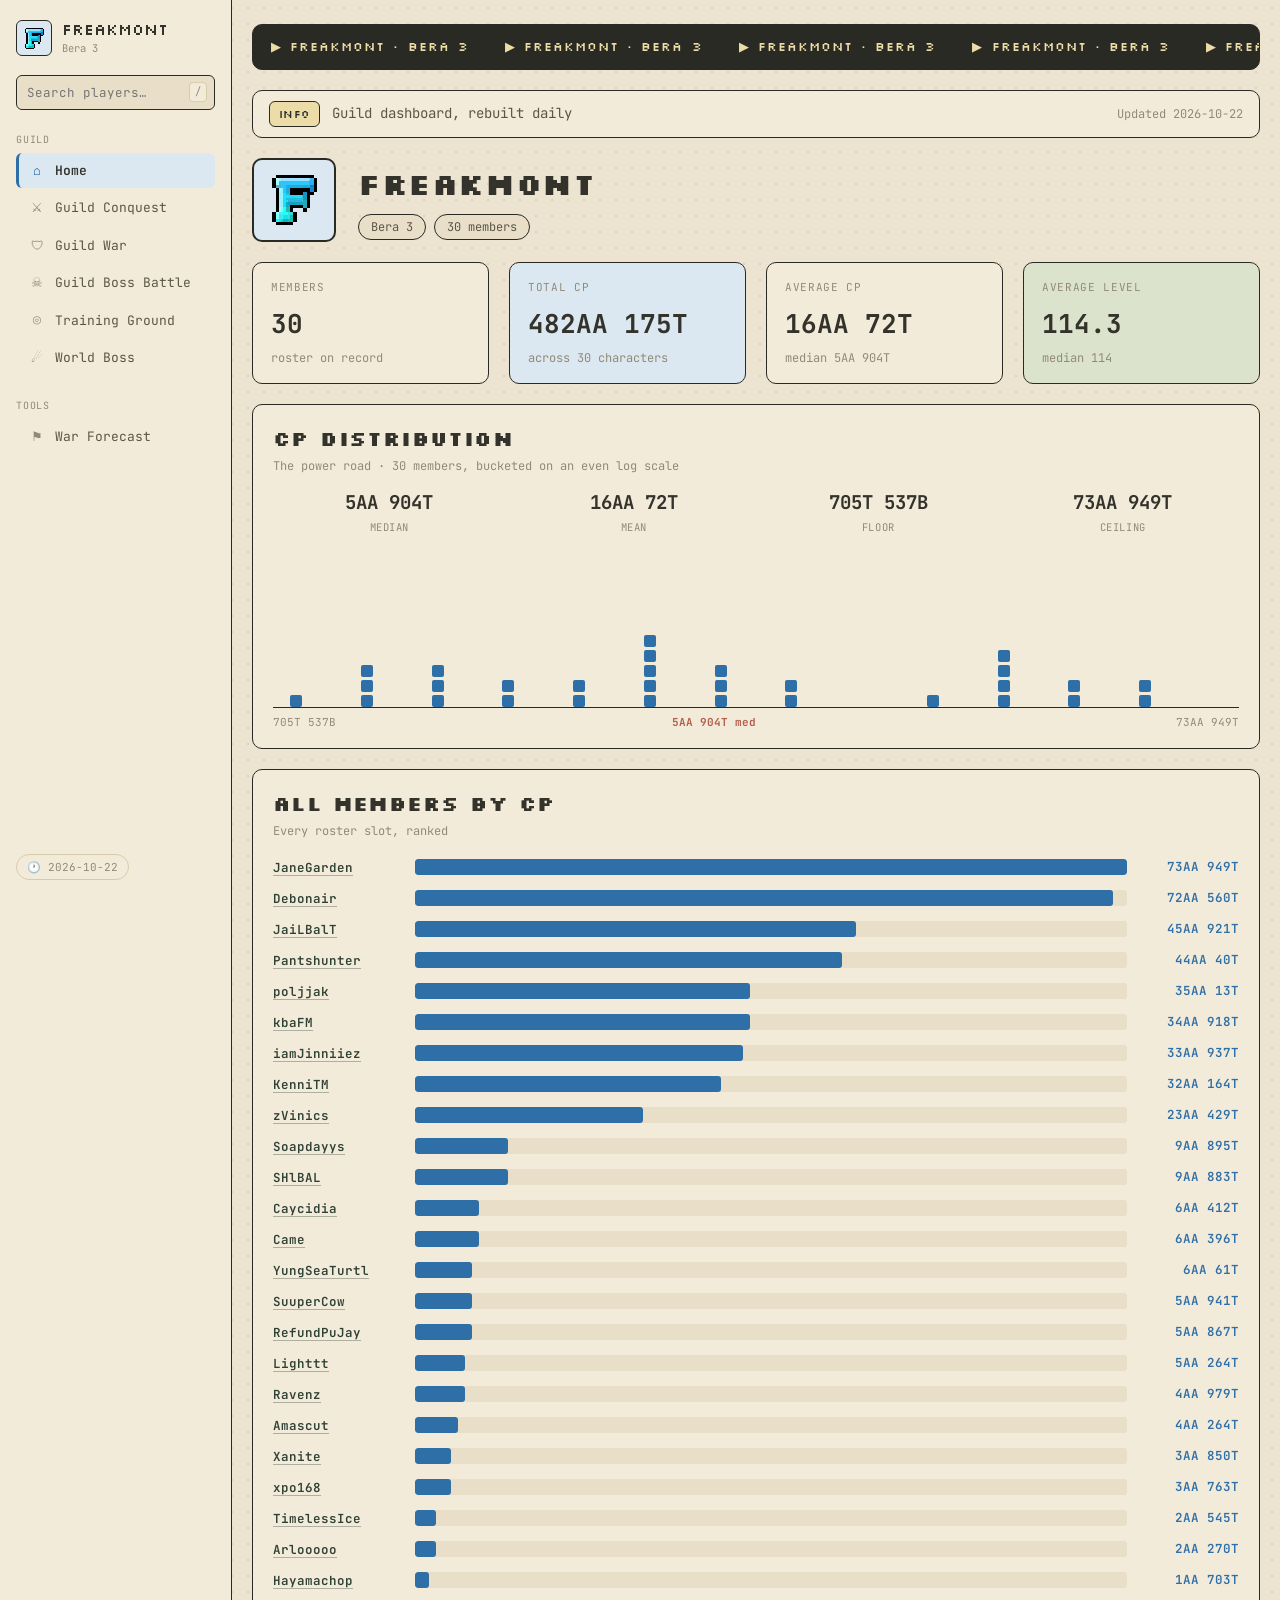
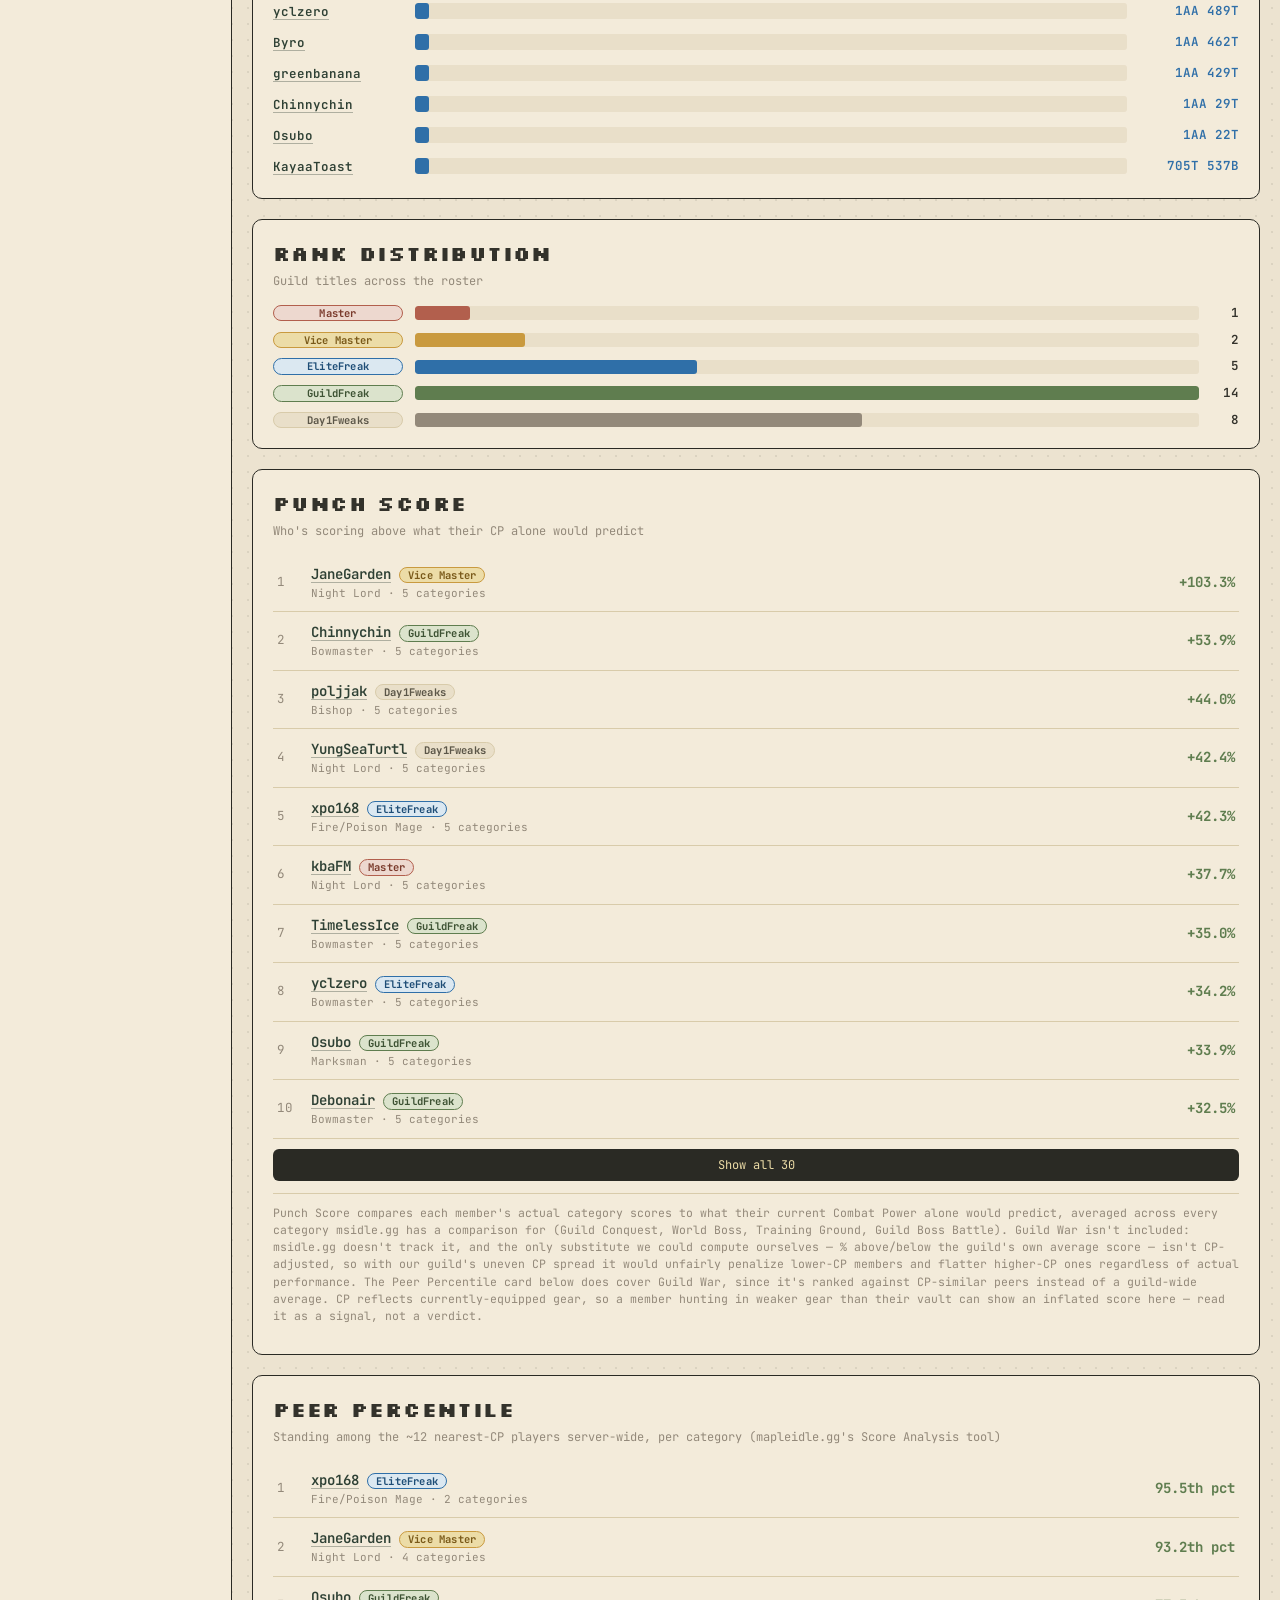
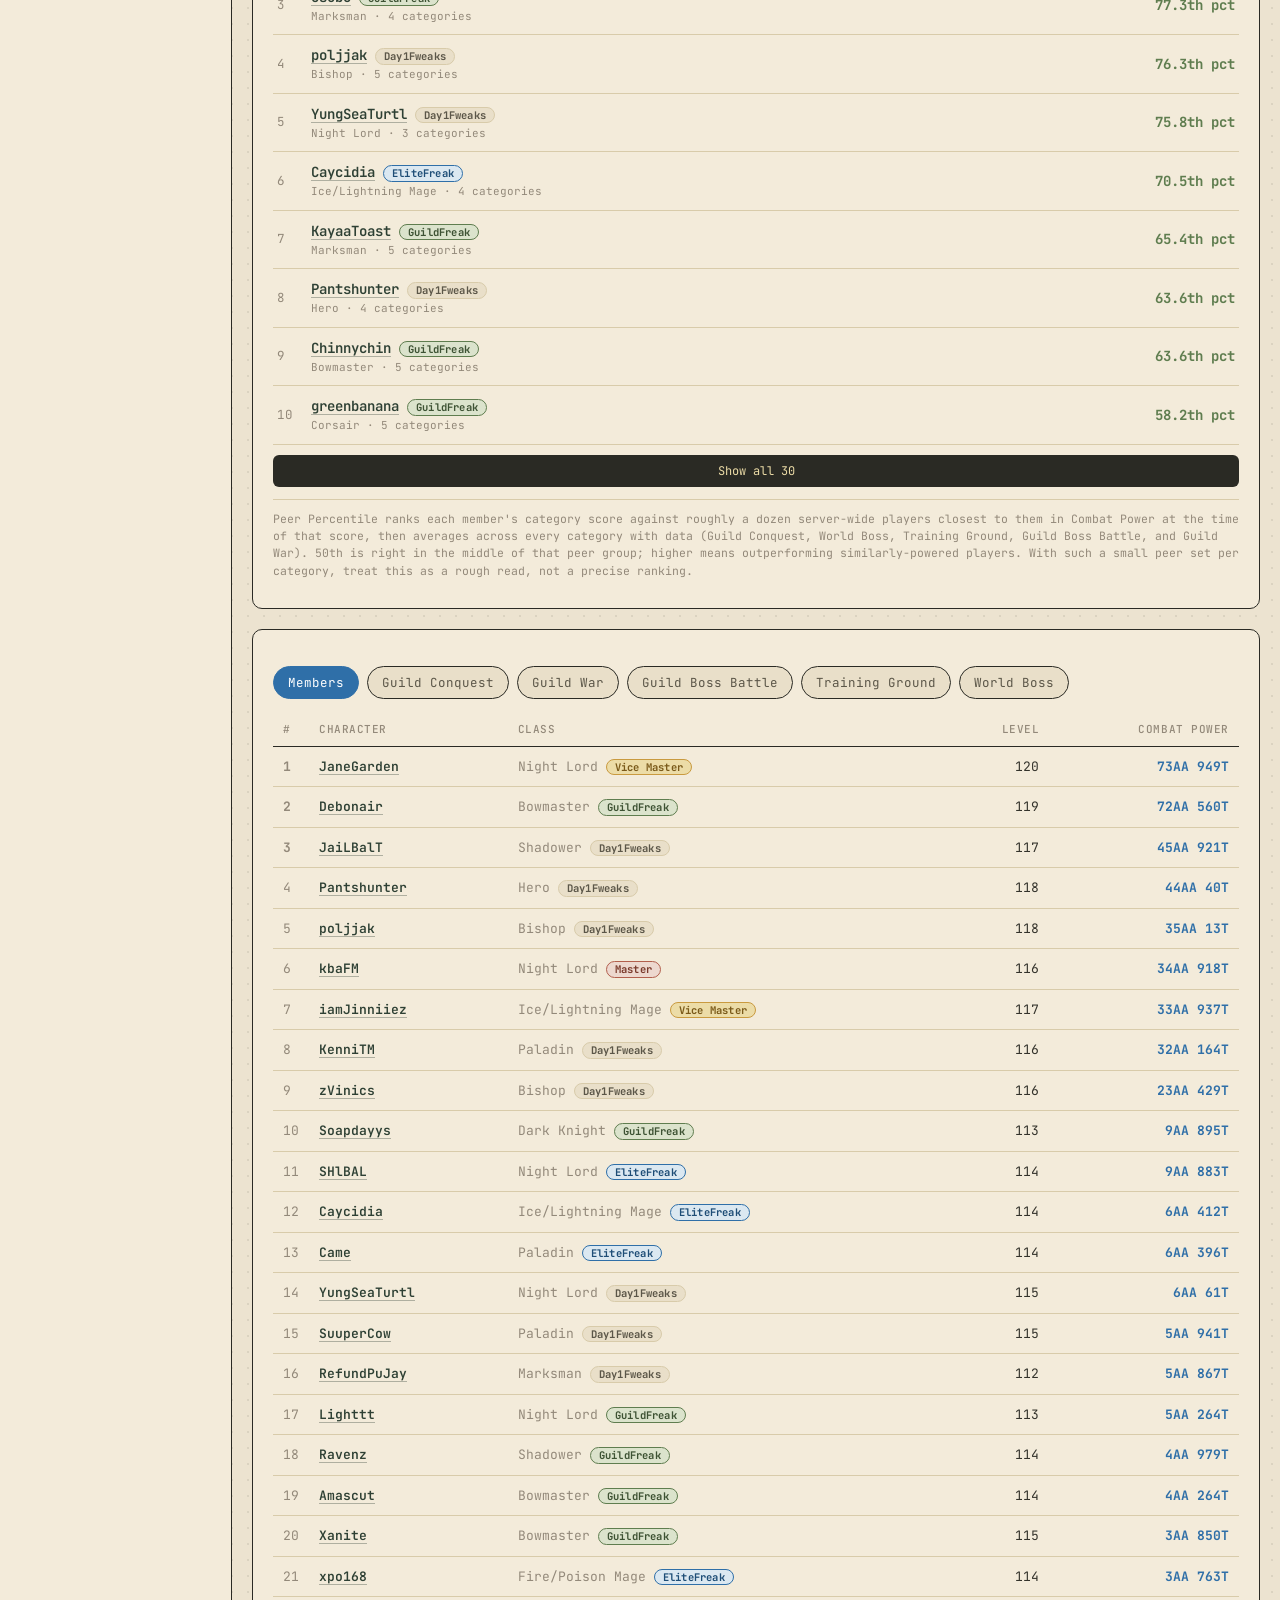
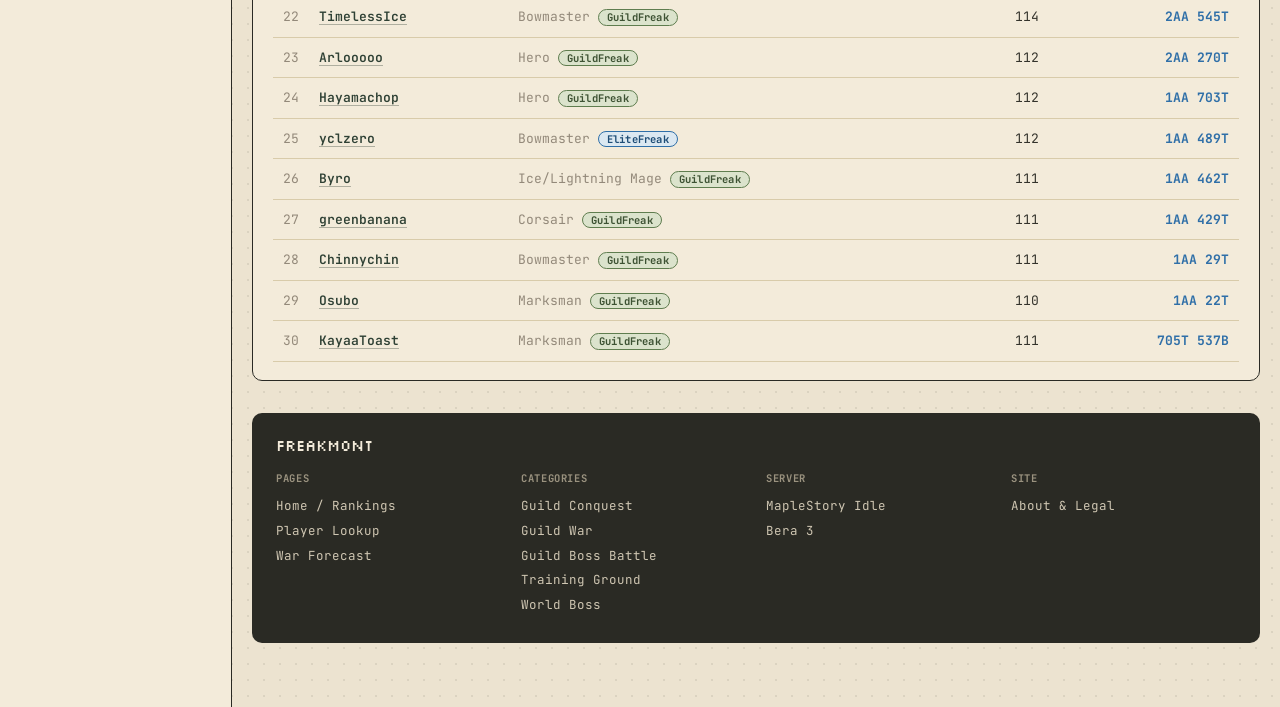
<file: index.html>
<!doctype html>
<html lang="en">
<head>
<meta charset="utf-8" />
<meta name="viewport" content="width=device-width, initial-scale=1" />
<title>Freakmont — Guild Dashboard</title>
<link rel="icon" type="image/png" href="assets/favicon-32.png" sizes="32x32" />
<link rel="apple-touch-icon" href="assets/favicon-180.png" />
<meta name="description" content="Live Combat Power, Guild War, and event standings for the Freakmont guild (Bera 3) in MapleStory Idle." />
<meta property="og:title" content="Freakmont HQ — Guild Rankings" />
<meta property="og:description" content="Live Combat Power, Guild War, and event standings for the Freakmont guild (Bera 3) in MapleStory Idle." />
<meta property="og:type" content="website" />
<meta property="og:image" content="assets/gw-icon.png" />
<meta name="twitter:card" content="summary" />
<meta name="theme-color" content="#b25f4d" />
<link rel="stylesheet" href="styles.css?v=20260827" />
</head>
<body>
<div class="layout">

  <button class="nav-toggle" id="nav-toggle" aria-label="Toggle navigation">
    <span class="bars"><span></span><span></span><span></span></span>
    Menu
  </button>

  <aside class="sidebar" id="sidebar">
   <div class="sidebar-inner">
    <div class="sidebar-brand">
      <div class="crest-mini" id="crest-mini">
        <img src="assets/guild-logo.png" alt="" id="crest-mini-img"
             onload="document.getElementById('crest-mini').classList.add('has-logo')"
             onerror="this.remove()" />
        <span class="crest-fallback">F</span>
      </div>
      <div>
        <div class="name">FREAKMONT</div>
        <div class="tag">Bera 3</div>
      </div>
    </div>

    <div class="sidebar-search">
      <input type="text" id="sidebar-search" placeholder="Search players…" autocomplete="off" />
      <kbd>/</kbd>
      <div class="search-dropdown" id="sidebar-search-dropdown"></div>
    </div>

    <div>
      <div class="nav-label">Guild</div>
      <nav class="nav-list">
        <a class="nav-item active" href="index.html" data-tab-link="members"><span class="ico">⌂</span> Home</a>
        <a class="nav-item" href="index.html#conquest" data-jump="conquest" data-tab-link="conquest"><span class="ico">⚔</span> Guild Conquest</a>
        <a class="nav-item" href="index.html#guildwar" data-jump="guildwar" data-tab-link="guildwar"><span class="ico">🛡</span> Guild War</a>
        <a class="nav-item" href="index.html#bossbattle" data-jump="bossbattle" data-tab-link="bossbattle"><span class="ico">☠</span> Guild Boss Battle</a>
        <a class="nav-item" href="index.html#training" data-jump="training" data-tab-link="training"><span class="ico">◎</span> Training Ground</a>
        <a class="nav-item" href="index.html#worldboss" data-jump="worldboss" data-tab-link="worldboss"><span class="ico">☄︎</span> World Boss</a>
      </nav>
    </div>

    <div>
      <div class="nav-label">Tools</div>
      <nav class="nav-list">
        <a class="nav-item" href="gw-forecast.html" data-tab-link="gwforecast"><span class="ico">⚑</span> War Forecast</a>
      </nav>
    </div>

    <div class="sidebar-spacer"></div>

    <div class="sidebar-foot" id="sidebar-updated">🕐 —</div>
   </div>
  </aside>

  <div class="sidebar-overlay" id="sidebar-overlay"></div>

  <div class="main">
  <div class="wrap">

  <div class="ticker" aria-hidden="true">
    <div class="ticker-track">
      <span>▶ FREAKMONT · Bera 3</span>
      <span>▶ FREAKMONT · Bera 3</span>
      <span>▶ FREAKMONT · Bera 3</span>
      <span>▶ FREAKMONT · Bera 3</span>
      <span>▶ FREAKMONT · Bera 3</span>
      <span>▶ FREAKMONT · Bera 3</span>
      <span>▶ FREAKMONT · Bera 3</span>
      <span>▶ FREAKMONT · Bera 3</span>
      <!-- duplicated for a seamless loop -->
      <span>▶ FREAKMONT · Bera 3</span>
      <span>▶ FREAKMONT · Bera 3</span>
      <span>▶ FREAKMONT · Bera 3</span>
      <span>▶ FREAKMONT · Bera 3</span>
      <span>▶ FREAKMONT · Bera 3</span>
      <span>▶ FREAKMONT · Bera 3</span>
      <span>▶ FREAKMONT · Bera 3</span>
      <span>▶ FREAKMONT · Bera 3</span>
    </div>
  </div>

  <div class="card statusbar">
    <span class="badge" id="source-badge">LOADING</span>
    <span class="label">Guild dashboard, rebuilt daily</span>
    <span class="date" id="updated-date">—</span>
  </div>

  <div class="guild-header">
    <div class="guild-crest" id="guild-crest">
      <img src="assets/guild-logo.png" alt="Freakmont crest" id="crest-img"
           onload="document.getElementById('guild-crest').classList.add('has-logo')"
           onerror="this.remove()" />
      <span class="crest-fallback">F</span>
    </div>
    <div class="guild-title">
      <h1>Freakmont</h1>
      <div class="pills">
        <span class="pill">Bera 3</span>
        <span class="pill" id="member-pill">— members</span>
      </div>
    </div>
  </div>

  <div class="stat-grid">
    <div class="stat-card">
      <div class="label">Members</div>
      <div class="value" id="stat-members">—</div>
      <div class="sub">roster on record</div>
    </div>
    <div class="stat-card accent-blue">
      <div class="label">Total CP</div>
      <div class="value" id="stat-total-cp">—</div>
      <div class="sub" id="stat-total-cp-sub">&nbsp;</div>
    </div>
    <div class="stat-card">
      <div class="label">Average CP</div>
      <div class="value" id="stat-avg-cp">—</div>
      <div class="sub" id="stat-median-cp">median —</div>
    </div>
    <div class="stat-card accent-green">
      <div class="label">Average Level</div>
      <div class="value" id="stat-avg-level">—</div>
      <div class="sub" id="stat-median-level">median —</div>
    </div>
  </div>

  <div class="card">
    <h2 class="section-title">CP Distribution</h2>
    <p class="section-sub" id="hist-caption">The power road · <span id="hist-member-count">—</span> members, bucketed on a doubling scale</p>
    <div id="hist-summary" class="hist-summary"></div>
    <div id="hist-plot" class="hist-plot"></div>
    <div id="hist-labels" class="hist-labels"></div>
  </div>

  <div class="card">
    <h2 class="section-title">All Members by CP</h2>
    <p class="section-sub">Every roster slot, ranked</p>
    <div class="cp-bar-list" id="cp-bar-list"></div>
  </div>

  <div class="card">
    <h2 class="section-title">Rank Distribution</h2>
    <p class="section-sub">Guild titles across the roster</p>
    <div class="rank-dist-list" id="rank-dist-list"></div>
  </div>

  <div class="card" id="punch-score-card">
    <h2 class="section-title">Punch Score</h2>
    <p class="section-sub">Who's scoring above what their CP alone would predict</p>
    <div id="punch-score-list"><div class="empty-state">Loading…</div></div>
  </div>

  <div class="card" id="peer-percentile-card">
    <h2 class="section-title">Peer Percentile</h2>
    <p class="section-sub">Standing among the ~12 nearest-CP players server-wide, per category (mapleidle.gg's Score Analysis tool)</p>
    <div id="peer-percentile-list"><div class="empty-state">Loading…</div></div>
  </div>

  <div class="card">
    <div class="tabs" role="tablist">
      <button class="tab-btn active" data-tab="members">Members</button>
      <button class="tab-btn" data-tab="conquest">Guild Conquest</button>
      <button class="tab-btn" data-tab="guildwar">Guild War</button>
      <button class="tab-btn" data-tab="bossbattle">Guild Boss Battle</button>
      <button class="tab-btn" data-tab="training">Training Ground</button>
      <button class="tab-btn" data-tab="worldboss">World Boss</button>
    </div>

    <div class="tab-panel active" id="panel-members">
      <div class="table-scroll"><table class="roster">
        <thead>
          <tr><th>#</th><th>Character</th><th>Class</th><th class="num">Level</th><th class="num">Combat Power</th></tr>
        </thead>
        <tbody id="tbody-members"><tr><td colspan="5" class="empty-state">Loading roster…</td></tr></tbody>
      </table></div>
    </div>

    <div class="tab-panel" id="panel-conquest">
      <div class="table-scroll"><table class="roster">
        <thead>
          <tr><th>#</th><th>Character</th><th>Class</th><th class="num">Level</th><th class="num">Score</th></tr>
        </thead>
        <tbody id="tbody-conquest"><tr><td colspan="5" class="empty-state">Loading…</td></tr></tbody>
      </table></div>
    </div>

    <div class="tab-panel" id="panel-guildwar">
      <div class="table-scroll"><table class="roster">
        <thead>
          <tr><th>#</th><th>Character</th><th>Class</th><th class="num">Level</th><th class="num">Score</th></tr>
        </thead>
        <tbody id="tbody-guildwar"><tr><td colspan="5" class="empty-state">Loading…</td></tr></tbody>
      </table></div>
    </div>

    <div class="tab-panel" id="panel-bossbattle">
      <div class="table-scroll"><table class="roster">
        <thead>
          <tr><th>#</th><th>Character</th><th>Class</th><th class="num">Level</th><th class="num">Score</th></tr>
        </thead>
        <tbody id="tbody-bossbattle"><tr><td colspan="5" class="empty-state">Loading…</td></tr></tbody>
      </table></div>
    </div>

    <div class="tab-panel" id="panel-training">
      <div class="table-scroll"><table class="roster">
        <thead>
          <tr><th>#</th><th>Character</th><th>Class</th><th class="num">Level</th><th class="num">Score</th></tr>
        </thead>
        <tbody id="tbody-training"><tr><td colspan="5" class="empty-state">Loading…</td></tr></tbody>
      </table></div>
    </div>

    <div class="tab-panel" id="panel-worldboss">
      <div class="table-scroll"><table class="roster">
        <thead>
          <tr><th>#</th><th>Character</th><th>Class</th><th class="num">Level</th><th class="num">Score</th></tr>
        </thead>
        <tbody id="tbody-worldboss"><tr><td colspan="5" class="empty-state">Loading…</td></tr></tbody>
      </table></div>
    </div>
  </div>

  <div class="site-footer">
    <div class="foot-title">FREAKMONT</div>
    <div class="foot-cols">
      <div>
        <h4>Pages</h4>
        <a href="index.html">Home / Rankings</a>
        <a href="player.html">Player Lookup</a>
        <a href="gw-forecast.html">War Forecast</a>
      </div>
      <div>
        <h4>Categories</h4>
        <a href="#conquest" data-jump="conquest">Guild Conquest</a>
        <a href="#guildwar" data-jump="guildwar">Guild War</a>
        <a href="#bossbattle" data-jump="bossbattle">Guild Boss Battle</a>
        <a href="#training" data-jump="training">Training Ground</a>
        <a href="#worldboss" data-jump="worldboss">World Boss</a>
      </div>
      <div>
        <h4>Server</h4>
        <span style="display:block; margin-bottom:6px;">MapleStory Idle</span>
        <span style="display:block;">Bera 3</span>
      </div>
      <div>
        <h4>Site</h4>
        <a href="legal.html">About &amp; Legal</a>
      </div>
    </div>
  </div>

  </div>
  </div>

</div>

<script src="app.js?v=20260827"></script>
<script>
const RANK_ORDER = ['master', 'vice_master', 'elite_freak', 'guild_freak', 'day1_fweaks'];
const RANK_COLORS = {
  master: 'var(--rose)', vice_master: 'var(--gold)', elite_freak: 'var(--blue)',
  guild_freak: 'var(--green)', day1_fweaks: 'var(--muted)',
};

(async function () {
  initSidebar();

  const statusBadge = document.getElementById('source-badge');
  const updatedDate = document.getElementById('updated-date');

  // -- load roster (primary: roster.json, fallback: msidle-roster.json)
  const rosterResult = await loadGuildFile('roster.json', 'msidle-roster.json');
  const roster = rosterResult.data || [];

  // -- guild rank/title tags (hand-maintained, not scraped)
  const ranks = await loadRanks();

  // -- load category files
  const conquest = await loadGuildFile('conquest-current.json', 'msidle-conquest-current.json');
  const bossBattle = await loadGuildFile('guild-boss-battle-current.json', 'msidle-guild-boss-battle-current.json');
  const training = await loadGuildFile('training-ground-current.json', 'msidle-training-ground-current.json');
  // Guild War and World Boss are mapleidle.gg-only -- msidle.gg's guild
  // war numbers are user-submitted/unverified, and it has no world boss
  // category at all, so neither has a fallback file.
  const guildWar = { data: await tryFetchJSON(`${DATA_DIR}/guild-war-current.json`) };
  const worldBoss = { data: await tryFetchJSON(`${DATA_DIR}/world-boss-current.json`) };

  statusBadge.textContent = (rosterResult.data === null && conquest.data === null) ? 'NO DATA' : 'INFO';

  const dates = [conquest, bossBattle, training, guildWar, worldBoss]
    .map(r => r.data && r.data.date)
    .filter(Boolean)
    .sort();
  updatedDate.textContent = dates.length ? `Updated ${dates[dates.length - 1]}` : '';
  document.getElementById('sidebar-updated').textContent = dates.length ? `🕐 ${dates[dates.length - 1]}` : '🕐 —';

  // -- guild header + stat cards, computed from roster --
  document.getElementById('member-pill').textContent = `${roster.length} members`;
  document.getElementById('stat-members').textContent = roster.length || '—';

  if (roster.length) {
    const cps = roster.map(m => m.cpRaw).filter(v => typeof v === 'number').sort((a, b) => a - b);
    const levels = roster.map(m => m.level).filter(v => typeof v === 'number').sort((a, b) => a - b);

    const totalCP = cps.reduce((a, b) => a + b, 0);
    const avgCP = mean(cps);
    const medCP = median(cps);
    const avgLevel = mean(levels);
    const medLevel = median(levels);

    document.getElementById('stat-total-cp').textContent = formatCP(totalCP);
    document.getElementById('stat-total-cp-sub').textContent = `across ${roster.length} characters`;
    document.getElementById('stat-avg-cp').textContent = formatCP(avgCP);
    document.getElementById('stat-median-cp').textContent = `median ${formatCP(medCP)}`;
    document.getElementById('stat-avg-level').textContent = avgLevel.toFixed(1);
    document.getElementById('stat-median-level').textContent = `median ${medLevel}`;

    renderHistogram(roster.filter(m => typeof m.cpRaw === 'number'));

    const sorted = [...roster].sort((a, b) => (b.cpRaw || 0) - (a.cpRaw || 0));
    renderCpBarList(sorted);
    renderRankDistribution(roster, ranks);

    // members table, sorted by CP desc
    const tbody = document.getElementById('tbody-members');
    tbody.innerHTML = sorted.map((m, i) => rosterRow(i + 1, m.name, m.class, m.level, m.cpDisplay || formatCP(m.cpRaw), ranks[m.name])).join('');
  } else {
    document.getElementById('hist-plot').innerHTML = '<div class="empty-state">No roster data available yet.</div>';
    document.getElementById('tbody-members').innerHTML = '<tr><td colspan="5" class="empty-state">No roster data available yet.</td></tr>';
  }

  renderCategory('tbody-conquest', conquest.data, ranks);
  renderCategory('tbody-guildwar', guildWar.data, ranks);
  renderCategory('tbody-bossbattle', bossBattle.data, ranks);
  renderCategory('tbody-training', training.data, ranks);
  renderCategory('tbody-worldboss', worldBoss.data, ranks);
  renderPunchScore(roster, ranks);
  renderPeerPercentile(roster, ranks);

  function rosterRow(rank, name, cls, level, cpText, rankId) {
    const medalClass = rank === 1 ? 'medal-1' : rank === 2 ? 'medal-2' : rank === 3 ? 'medal-3' : '';
    return `<tr>
      <td class="rank ${medalClass}">${rank}</td>
      <td class="name"><a href="player.html?name=${encodeURIComponent(name)}">${name}</a></td>
      <td class="class">${cls || '—'}${rankId ? ' ' + rankBadge(rankId) : ''}</td>
      <td class="num">${level ?? '—'}</td>
      <td class="num cp">${cpText}</td>
    </tr>`;
  }

  function renderCategory(tbodyId, data, ranks) {
    const tbody = document.getElementById(tbodyId);
    if (!data || !data.entries || !data.entries.length) {
      tbody.innerHTML = '<tr><td colspan="5" class="empty-state">No data available yet.</td></tr>';
      return;
    }
    const rows = [...data.entries]
      // entries with no recorded score (rank: null) sort last, not first
      .sort((a, b) => (a.rank ?? Infinity) - (b.rank ?? Infinity))
      .map(e => rosterRow(e.rank ?? '—', e.name, e.class, e.level, formatBig(e.score), ranks[e.name]));
    tbody.innerHTML = rows.join('');
  }

  /** CP Distribution: block-column histogram, log-spaced buckets. Bumped
   * from 6 to 14 buckets (each step ~1.6x instead of ~4x) so members who
   * are genuinely close in CP are far more likely to land in the same
   * bucket -- at 6 buckets two members only ~8% apart in CP could still
   * end up split into different columns; at 14 they land together.
   * Column tooltips list who's actually in that bucket. Only floor,
   * median, and ceiling are labeled beneath the plot (not every bucket
   * edge) so labels stay readable at this finer bucket count. */
  function renderHistogram(members) {
    document.getElementById('hist-member-count').textContent = members.length;
    const sortedCPs = members.map(m => m.cpRaw).sort((a, b) => a - b);
    const floor = sortedCPs[0];
    const ceiling = sortedCPs[sortedCPs.length - 1];

    const BUCKET_COUNT = 14;
    const ratio = ceiling > floor ? Math.pow(ceiling / floor, 1 / (BUCKET_COUNT - 1)) : 1;
    const edges = Array.from({ length: BUCKET_COUNT }, (_, i) => floor * Math.pow(ratio, i));
    document.getElementById('hist-caption').innerHTML =
      `The power road · <span id="hist-member-count">${members.length}</span> members, bucketed on an even log scale`;

    const buckets = edges.map(() => []);
    members.forEach(m => {
      let idx = 0;
      for (let i = 0; i < edges.length; i++) { if (m.cpRaw >= edges[i]) idx = i; }
      buckets[idx].push(m);
    });

    const medianVal = median(sortedCPs);
    const mean_ = mean(sortedCPs);

    document.getElementById('hist-summary').innerHTML = `
      <div><div class="num">${formatCP(medianVal)}</div><div class="lbl">Median</div></div>
      <div><div class="num">${formatCP(mean_)}</div><div class="lbl">Mean</div></div>
      <div><div class="num">${formatCP(floor)}</div><div class="lbl">Floor</div></div>
      <div><div class="num">${formatCP(ceiling)}</div><div class="lbl">Ceiling</div></div>
    `;

    const plot = document.getElementById('hist-plot');
    plot.innerHTML = buckets.map((b, i) => {
      const squares = b.map(() => '<div class="hist-px"></div>').join('');
      const names = b.map(m => m.name).join(', ');
      const tooltip = b.length
        ? `${b.length} member${b.length === 1 ? '' : 's'} ≥ ${formatCP(edges[i])}: ${names}`
        : `0 members ≥ ${formatCP(edges[i])}`;
      return `<div class="hist-col" title="${tooltip}">${squares}</div>`;
    }).join('');

    // Floor/median/ceiling only, positioned by log-scale percentage --
    // independent of bucket count, so it can never overlap or crowd.
    const logFloor = Math.log(floor || 1);
    const logCeil = Math.log(ceiling || 1);
    const span = (logCeil - logFloor) || 1;
    const medianPct = ((Math.log(medianVal) - logFloor) / span) * 100;
    const labels = document.getElementById('hist-labels');
    labels.innerHTML = `
      <span style="left:0%">${formatCP(floor)}</span>
      <span class="med" style="left:${medianPct}%">${formatCP(medianVal)} med</span>
      <span style="left:100%">${formatCP(ceiling)}</span>
    `;
  }

  function renderCpBarList(sortedRoster) {
    const list = document.getElementById('cp-bar-list');
    if (!sortedRoster.length) { list.innerHTML = '<div class="empty-state">No roster data available yet.</div>'; return; }
    const maxCP = sortedRoster[0].cpRaw || 1;
    list.innerHTML = sortedRoster.map(m => {
      const pct = Math.max(2, Math.round(((m.cpRaw || 0) / maxCP) * 100));
      return `
        <div class="cp-bar-row">
          <div class="who"><a href="player.html?name=${encodeURIComponent(m.name)}">${m.name}</a></div>
          <div class="cp-bar-track"><div class="cp-bar-fill" style="width:${pct}%"></div></div>
          <div class="amt">${m.cpDisplay || formatCP(m.cpRaw)}</div>
        </div>`;
    }).join('');
  }

  function renderRankDistribution(roster, ranks) {
    const list = document.getElementById('rank-dist-list');
    const counts = {};
    RANK_ORDER.forEach(id => { counts[id] = 0; });
    roster.forEach(m => { const r = ranks[m.name]; if (r && counts[r] !== undefined) counts[r]++; });

    const known = Object.values(counts).reduce((a, b) => a + b, 0);
    if (!known) {
      list.innerHTML = '<div class="empty-state">No rank assignments recorded yet.</div>';
      return;
    }

    const maxCount = Math.max(...Object.values(counts), 1);
    list.innerHTML = RANK_ORDER.map(id => {
      const def = RANK_DEFS[id];
      const count = counts[id];
      const pct = Math.max(count ? 4 : 0, Math.round((count / maxCount) * 100));
      return `
        <div class="rank-dist-row">
          ${rankBadge(id)}
          <div class="rank-dist-track"><div class="rank-dist-fill" style="width:${pct}%; background:${RANK_COLORS[id]}"></div></div>
          <div class="count">${count}</div>
        </div>`;
    }).join('');
  }

  /** Punch Score: how far each member's real category scores run above
   * what their CP alone would predict, averaged across whatever
   * categories msidle.gg has computed a comparison for. This is
   * msidle's own scoreComparison.vs_all_pct field -- a genuine "vs what
   * this CP should score" model, not something we derive ourselves.
   *
   * Guild War is deliberately NOT included. msidle.gg doesn't track
   * Guild War at all, and the only substitute we could compute
   * ourselves -- % above/below the guild's own average Guild War score
   * -- isn't CP-adjusted: with an uneven CP spread across the guild,
   * that would systematically punish lower-CP members and flatter
   * higher-CP ones regardless of actual performance, which defeats the
   * point of a "punching above your weight" metric. The Peer
   * Percentile card below does include Guild War, since it's ranked
   * against CP-similar peers rather than a guild-wide average. */
  async function renderPunchScore(roster, ranks) {
    const container = document.getElementById('punch-score-list');
    const results = await Promise.all(roster.map(async (m) => {
      const raw = await tryFetchJSON(`${DATA_DIR}/players/${m.name}-msidle.json`);
      if (!raw || !raw.scoreComparison) return null;
      const pcts = Object.entries(raw.scoreComparison)
        // msidle.gg also ships a 'chapter' (story-progress) entry here
        // alongside the combat categories -- exclude it, Punch Score
        // is meant to be combat performance only.
        .filter(([key]) => key !== 'chapter')
        .map(([, c]) => c.vs_all_pct)
        .filter(v => typeof v === 'number');
      if (!pcts.length) return null;
      return { name: m.name, class: m.class, avgPct: mean(pcts), categoryCount: pcts.length };
    }));

    const ranked = results.filter(Boolean).sort((a, b) => b.avgPct - a.avgPct);

    if (!ranked.length) {
      container.innerHTML = '<div class="empty-state">No msidle.gg comparison data available yet — this fills in as player files sync.</div>';
      return;
    }

    const rowHtml = (r, i) => {
      const pctStr = formatPct(r.avgPct);
      const cls = r.avgPct >= 0 ? 'pos' : 'neg';
      return `
        <div class="punch-row ${i >= 10 ? 'hidden-row' : ''}">
          <div class="idx">${i + 1}</div>
          <div class="who">
            <a href="player.html?name=${encodeURIComponent(r.name)}">${r.name}</a>
            ${ranks[r.name] ? rankBadge(ranks[r.name]) : ''}
            <span class="cls">${r.class || ''} · ${r.categoryCount} categor${r.categoryCount === 1 ? 'y' : 'ies'}</span>
          </div>
          <div class="val ${cls}">${pctStr}</div>
        </div>`;
    };

    container.innerHTML = ranked.map(rowHtml).join('') +
      (ranked.length > 10 ? `<button class="show-more-btn" id="punch-show-more">Show all ${ranked.length}</button>` : '') +
      `<p class="punch-note">Punch Score compares each member's actual category scores to what their current Combat Power alone would predict, averaged across every category msidle.gg has a comparison for (Guild Conquest, World Boss, Training Ground, Guild Boss Battle). Guild War isn't included: msidle.gg doesn't track it, and the only substitute we could compute ourselves — % above/below the guild's own average score — isn't CP-adjusted, so with our guild's uneven CP spread it would unfairly penalize lower-CP members and flatter higher-CP ones regardless of actual performance. The Peer Percentile card below does cover Guild War, since it's ranked against CP-similar peers instead of a guild-wide average. CP reflects currently-equipped gear, so a member hunting in weaker gear than their vault can show an inflated score here — read it as a signal, not a verdict.</p>`;

    const moreBtn = document.getElementById('punch-show-more');
    if (moreBtn) {
      moreBtn.addEventListener('click', () => {
        document.querySelectorAll('.punch-row.hidden-row').forEach(r => r.classList.remove('hidden-row'));
        moreBtn.remove();
      });
    }
  }

  /** Peer Percentile: how each member's score in a category ranks among
   * the ~12 server-wide players nearest to them in CP for that category
   * (not limited to Freakmont), averaged across whichever categories
   * mapleidle.gg's Score Analysis tool has data for -- including Guild
   * War, which nothing else on the site can compare. Sourced from each
   * member's -score-analysis.json file (percentile field, 0-100, higher
   * is better), computed by the scraper from the tool's own peer lists.
   * With only ~12 peers per category this is a coarse read, not a
   * precise population percentile. */
  async function renderPeerPercentile(roster, ranks) {
    const container = document.getElementById('peer-percentile-list');
    const results = await Promise.all(roster.map(async (m) => {
      const raw = await tryFetchJSON(`${DATA_DIR}/players/${m.name}-score-analysis.json`);
      if (!raw) return null;
      const pcts = Object.values(raw)
        .map(c => c.percentile)
        .filter(v => typeof v === 'number');
      if (!pcts.length) return null;
      return { name: m.name, class: m.class, avgPct: mean(pcts), categoryCount: pcts.length };
    }));

    const ranked = results.filter(Boolean).sort((a, b) => b.avgPct - a.avgPct);

    if (!ranked.length) {
      container.innerHTML = '<div class="empty-state">No score analysis data available yet — this fills in after the next scrape.</div>';
      return;
    }

    const rowHtml = (r, i) => {
      const cls = r.avgPct >= 50 ? 'pos' : 'neg';
      return `
        <div class="punch-row ${i >= 10 ? 'hidden-row' : ''}">
          <div class="idx">${i + 1}</div>
          <div class="who">
            <a href="player.html?name=${encodeURIComponent(r.name)}">${r.name}</a>
            ${ranks[r.name] ? rankBadge(ranks[r.name]) : ''}
            <span class="cls">${r.class || ''} · ${r.categoryCount} categor${r.categoryCount === 1 ? 'y' : 'ies'}</span>
          </div>
          <div class="val ${cls}">${r.avgPct.toFixed(1)}th pct</div>
        </div>`;
    };

    container.innerHTML = ranked.map(rowHtml).join('') +
      (ranked.length > 10 ? `<button class="show-more-btn" id="peer-percentile-show-more">Show all ${ranked.length}</button>` : '') +
      `<p class="punch-note">Peer Percentile ranks each member's category score against roughly a dozen server-wide players closest to them in Combat Power at the time of that score, then averages across every category with data (Guild Conquest, World Boss, Training Ground, Guild Boss Battle, and Guild War). 50th is right in the middle of that peer group; higher means outperforming similarly-powered players. With such a small peer set per category, treat this as a rough read, not a precise ranking.</p>`;

    const morePeerBtn = document.getElementById('peer-percentile-show-more');
    if (morePeerBtn) {
      morePeerBtn.addEventListener('click', () => {
        container.querySelectorAll('.punch-row.hidden-row').forEach(r => r.classList.remove('hidden-row'));
        morePeerBtn.remove();
      });
    }
  }

  // footer/sidebar jump links -> switch tab + scroll (same-page click intercept)
  document.querySelectorAll('[data-jump]').forEach(a => {
    a.addEventListener('click', (ev) => {
      ev.preventDefault();
      setActiveTab(a.getAttribute('data-jump'));
      document.querySelector('.tabs').scrollIntoView({ behavior: 'smooth', block: 'start' });
    });
  });

  // deep link from another page, e.g. player.html -> index.html#conquest
  const hashTab = location.hash.replace('#', '');
  if (hashTab) setActiveTab(hashTab);
})();

function setActiveTab(tabId) {
  document.querySelectorAll('.tab-btn').forEach(b => b.classList.toggle('active', b.dataset.tab === tabId));
  document.querySelectorAll('.tab-panel').forEach(p => p.classList.toggle('active', p.id === `panel-${tabId}`));
  document.querySelectorAll('.nav-item[data-tab-link]').forEach(a => a.classList.toggle('active', a.dataset.tabLink === tabId));
}

// tabs
document.querySelectorAll('.tab-btn').forEach(btn => {
  btn.addEventListener('click', () => setActiveTab(btn.dataset.tab));
});
</script>
</body>
</html>
</file>
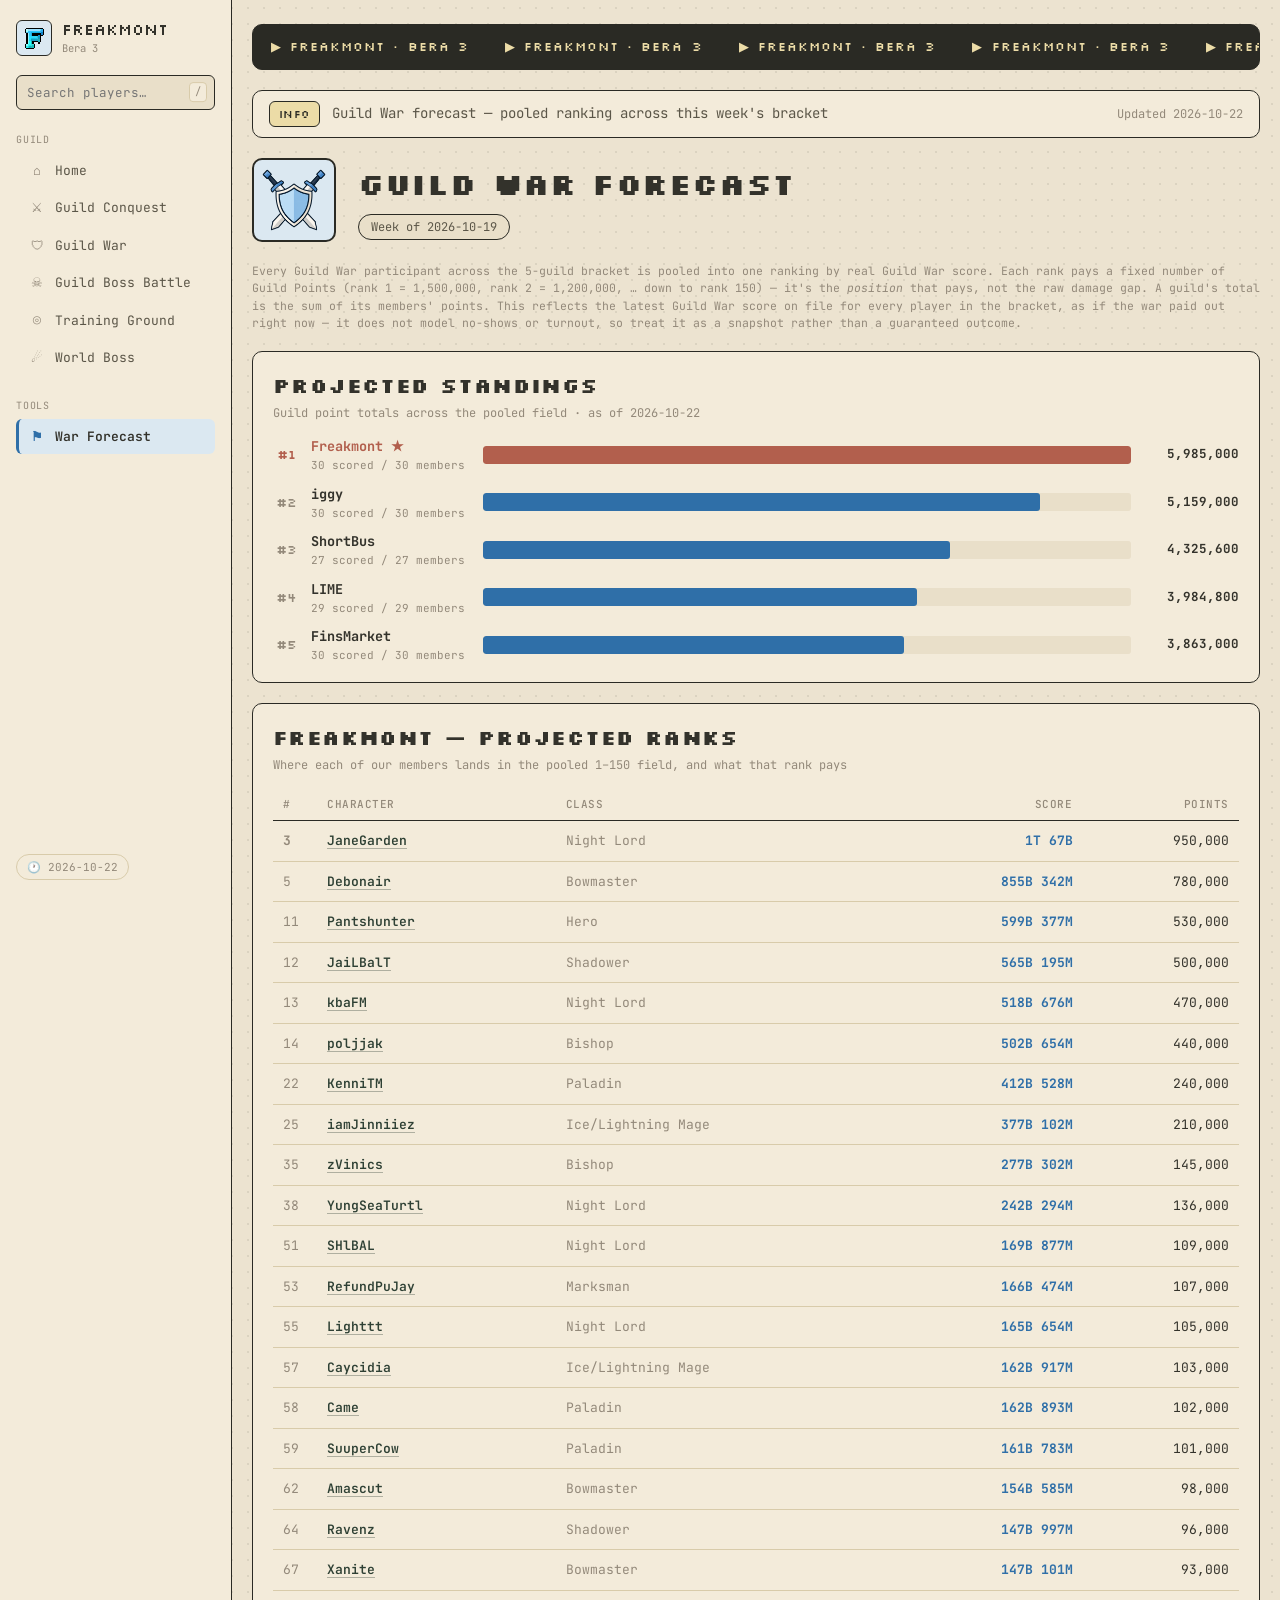
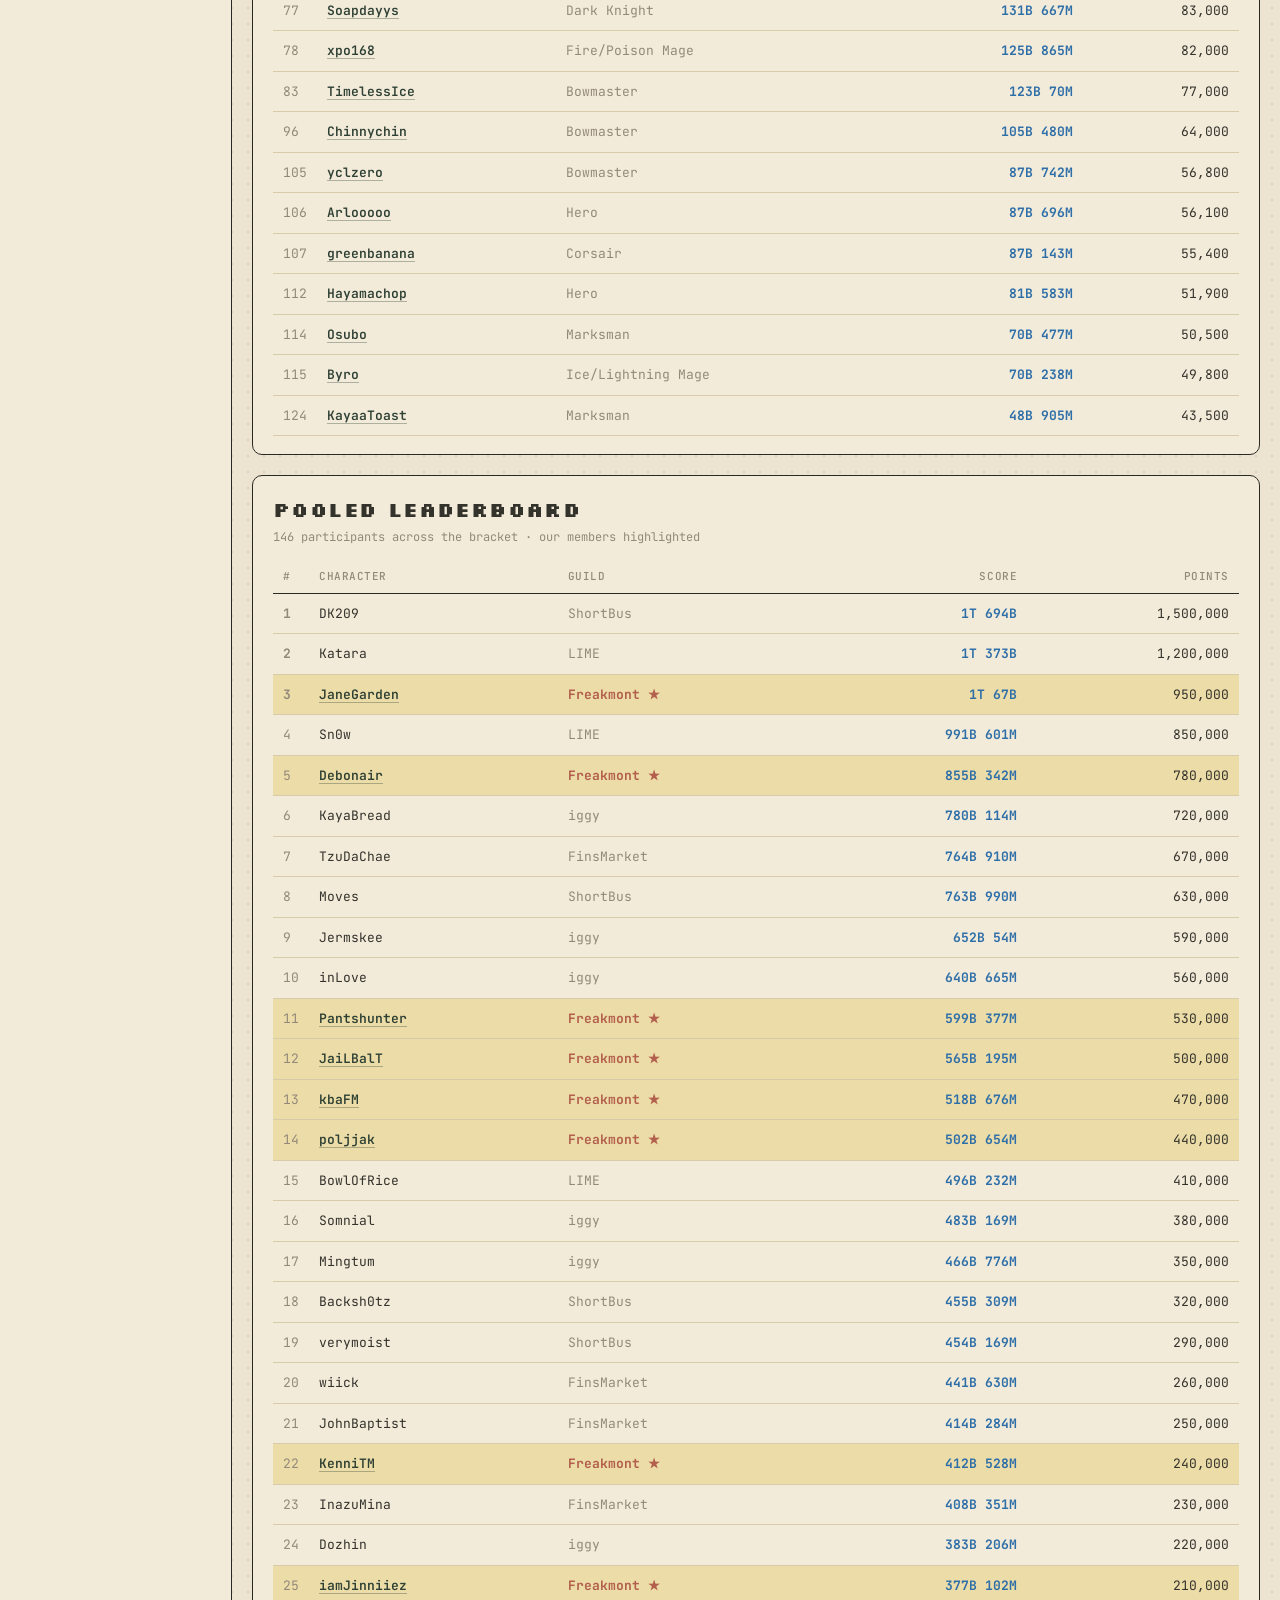
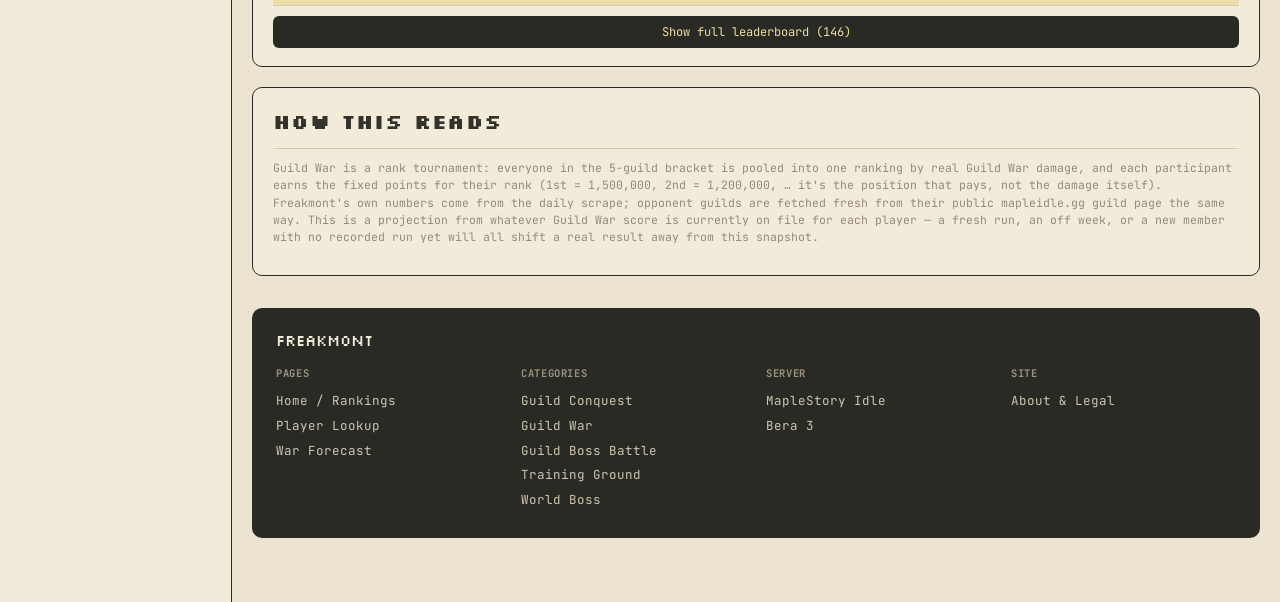
<file: gw-forecast.html>
<!doctype html>
<html lang="en">
<head>
<meta charset="utf-8" />
<meta name="viewport" content="width=device-width, initial-scale=1" />
<title>Guild War Forecast — Freakmont</title>
<link rel="icon" type="image/png" href="assets/favicon-32.png" sizes="32x32" />
<link rel="apple-touch-icon" href="assets/favicon-180.png" />
<meta name="description" content="Pooled Guild War ranking and projected standings for Freakmont's current bracket." />
<meta property="og:title" content="Freakmont HQ — Guild War Forecast" />
<meta property="og:description" content="Pooled Guild War ranking and projected standings for Freakmont's current bracket." />
<meta property="og:type" content="website" />
<meta property="og:image" content="assets/gw-icon.png" />
<meta name="twitter:card" content="summary" />
<meta name="theme-color" content="#b25f4d" />
<link rel="stylesheet" href="styles.css?v=20260827" />
</head>
<body>
<div class="layout">

  <button class="nav-toggle" id="nav-toggle" aria-label="Toggle navigation">
    <span class="bars"><span></span><span></span><span></span></span>
    Menu
  </button>

  <aside class="sidebar" id="sidebar">
   <div class="sidebar-inner">
    <div class="sidebar-brand">
      <div class="crest-mini" id="crest-mini">
        <img src="assets/guild-logo.png" alt="" id="crest-mini-img"
             onload="document.getElementById('crest-mini').classList.add('has-logo')"
             onerror="this.remove()" />
        <span class="crest-fallback">F</span>
      </div>
      <div>
        <div class="name">FREAKMONT</div>
        <div class="tag">Bera 3</div>
      </div>
    </div>

    <div class="sidebar-search">
      <input type="text" id="sidebar-search" placeholder="Search players…" autocomplete="off" />
      <kbd>/</kbd>
      <div class="search-dropdown" id="sidebar-search-dropdown"></div>
    </div>

    <div>
      <div class="nav-label">Guild</div>
      <nav class="nav-list">
        <a class="nav-item" href="index.html" data-tab-link="members"><span class="ico">⌂</span> Home</a>
        <a class="nav-item" href="index.html#conquest" data-jump="conquest" data-tab-link="conquest"><span class="ico">⚔</span> Guild Conquest</a>
        <a class="nav-item" href="index.html#guildwar" data-jump="guildwar" data-tab-link="guildwar"><span class="ico">🛡</span> Guild War</a>
        <a class="nav-item" href="index.html#bossbattle" data-jump="bossbattle" data-tab-link="bossbattle"><span class="ico">☠</span> Guild Boss Battle</a>
        <a class="nav-item" href="index.html#training" data-jump="training" data-tab-link="training"><span class="ico">◎</span> Training Ground</a>
        <a class="nav-item" href="index.html#worldboss" data-jump="worldboss" data-tab-link="worldboss"><span class="ico">☄︎</span> World Boss</a>
      </nav>
    </div>

    <div>
      <div class="nav-label">Tools</div>
      <nav class="nav-list">
        <a class="nav-item active" href="gw-forecast.html" data-tab-link="gwforecast"><span class="ico">⚑</span> War Forecast</a>
      </nav>
    </div>

    <div class="sidebar-spacer"></div>

    <div class="sidebar-foot" id="sidebar-updated">🕐 —</div>
   </div>
  </aside>

  <div class="sidebar-overlay" id="sidebar-overlay"></div>

  <div class="main">
  <div class="wrap">

  <div class="ticker" aria-hidden="true">
    <div class="ticker-track">
      <span>▶ FREAKMONT · Bera 3</span>
      <span>▶ FREAKMONT · Bera 3</span>
      <span>▶ FREAKMONT · Bera 3</span>
      <span>▶ FREAKMONT · Bera 3</span>
      <span>▶ FREAKMONT · Bera 3</span>
      <span>▶ FREAKMONT · Bera 3</span>
      <span>▶ FREAKMONT · Bera 3</span>
      <span>▶ FREAKMONT · Bera 3</span>
      <!-- duplicated for a seamless loop -->
      <span>▶ FREAKMONT · Bera 3</span>
      <span>▶ FREAKMONT · Bera 3</span>
      <span>▶ FREAKMONT · Bera 3</span>
      <span>▶ FREAKMONT · Bera 3</span>
      <span>▶ FREAKMONT · Bera 3</span>
      <span>▶ FREAKMONT · Bera 3</span>
      <span>▶ FREAKMONT · Bera 3</span>
      <span>▶ FREAKMONT · Bera 3</span>
    </div>
  </div>

  <div class="card statusbar">
    <span class="badge" id="source-badge">LOADING</span>
    <span class="label">
      <span class="label-full">Guild War forecast — pooled ranking across this week's bracket</span>
      <span class="label-short">Pooled Guild War ranking</span>
    </span>
    <span class="date" id="updated-date">—</span>
  </div>

  <div class="guild-header">
    <div class="guild-crest gw-crest" id="gw-crest">
      <img src="assets/gw-icon.png" alt="" id="gw-crest-img"
           onload="document.getElementById('gw-crest').classList.add('has-logo')"
           onerror="this.remove()" />
      <span class="crest-fallback">⚑</span>
    </div>
    <div class="guild-title">
      <h1 class="gw-title">Guild War Forecast</h1>
      <div class="pills" id="matchup-pills"><span class="pill">Loading matchup…</span></div>
    </div>
  </div>

  <p class="note gw-intro">
    Every Guild War participant across the 5-guild bracket is pooled into one ranking by real Guild War
    score. Each rank pays a fixed number of Guild Points (rank 1 = 1,500,000, rank 2 = 1,200,000, …
    down to rank 150) — it's the <em>position</em> that pays, not the raw damage gap. A guild's total is
    the sum of its members' points. This reflects the latest Guild War score on file for every player in
    the bracket, as if the war paid out right now — it does not model no-shows or turnout, so treat it as
    a snapshot rather than a guaranteed outcome.
  </p>

  <div class="card">
    <h2 class="section-title">Projected Standings</h2>
    <p class="section-sub">Guild point totals across the pooled field · <span id="standings-updated">—</span></p>
    <div class="gw-standings-list" id="gw-standings-list"><div class="empty-state">Loading…</div></div>
  </div>

  <div class="card">
    <h2 class="section-title">Freakmont — Projected Ranks</h2>
    <p class="section-sub">Where each of our members lands in the pooled 1–150 field, and what that rank pays</p>
    <div class="table-scroll"><table class="roster">
      <thead>
        <tr><th>#</th><th>Character</th><th>Class</th><th class="num">Score</th><th class="num">Points</th></tr>
      </thead>
      <tbody id="tbody-our-members"><tr><td colspan="5" class="empty-state">Loading…</td></tr></tbody>
    </table></div>
  </div>

  <div class="card">
    <h2 class="section-title">Pooled Leaderboard</h2>
    <p class="section-sub"><span id="leaderboard-count">—</span> participants across the bracket · our members highlighted</p>
    <div class="table-scroll"><table class="roster">
      <thead>
        <tr><th>#</th><th>Character</th><th>Guild</th><th class="num">Score</th><th class="num">Points</th></tr>
      </thead>
      <tbody id="tbody-leaderboard"><tr><td colspan="5" class="empty-state">Loading…</td></tr></tbody>
    </table></div>
    <button class="show-more-btn" id="leaderboard-show-more" style="display:none;">Show full leaderboard</button>
  </div>

  <div class="card">
    <h2 class="section-title">How this reads</h2>
    <p class="punch-note" id="methodology-note">
      Guild War is a rank tournament: everyone in the 5-guild bracket is pooled into one ranking by real
      Guild War damage, and each participant earns the fixed points for their rank (1st = 1,500,000,
      2nd = 1,200,000, … it's the position that pays, not the damage itself). Freakmont's own numbers come
      from the daily scrape; opponent guilds are fetched fresh from their public mapleidle.gg guild page
      the same way. This is a projection from whatever Guild War score is currently on file for each
      player — a fresh run, an off week, or a new member with no recorded run yet will all shift a
      real result away from this snapshot.
    </p>
  </div>

  <div class="site-footer">
    <div class="foot-title">FREAKMONT</div>
    <div class="foot-cols">
      <div>
        <h4>Pages</h4>
        <a href="index.html">Home / Rankings</a>
        <a href="player.html">Player Lookup</a>
        <a href="gw-forecast.html">War Forecast</a>
      </div>
      <div>
        <h4>Categories</h4>
        <a href="index.html#conquest">Guild Conquest</a>
        <a href="index.html#guildwar">Guild War</a>
        <a href="index.html#bossbattle">Guild Boss Battle</a>
        <a href="index.html#training">Training Ground</a>
        <a href="index.html#worldboss">World Boss</a>
      </div>
      <div>
        <h4>Server</h4>
        <span style="display:block; margin-bottom:6px;">MapleStory Idle</span>
        <span style="display:block;">Bera 3</span>
      </div>
      <div>
        <h4>Site</h4>
        <a href="legal.html">About &amp; Legal</a>
      </div>
    </div>
  </div>

  </div>
  </div>

</div>

<script src="app.js?v=20260827"></script>
<script src="gw-forecast.js?v=20260827"></script>
</body>
</html>
</file>
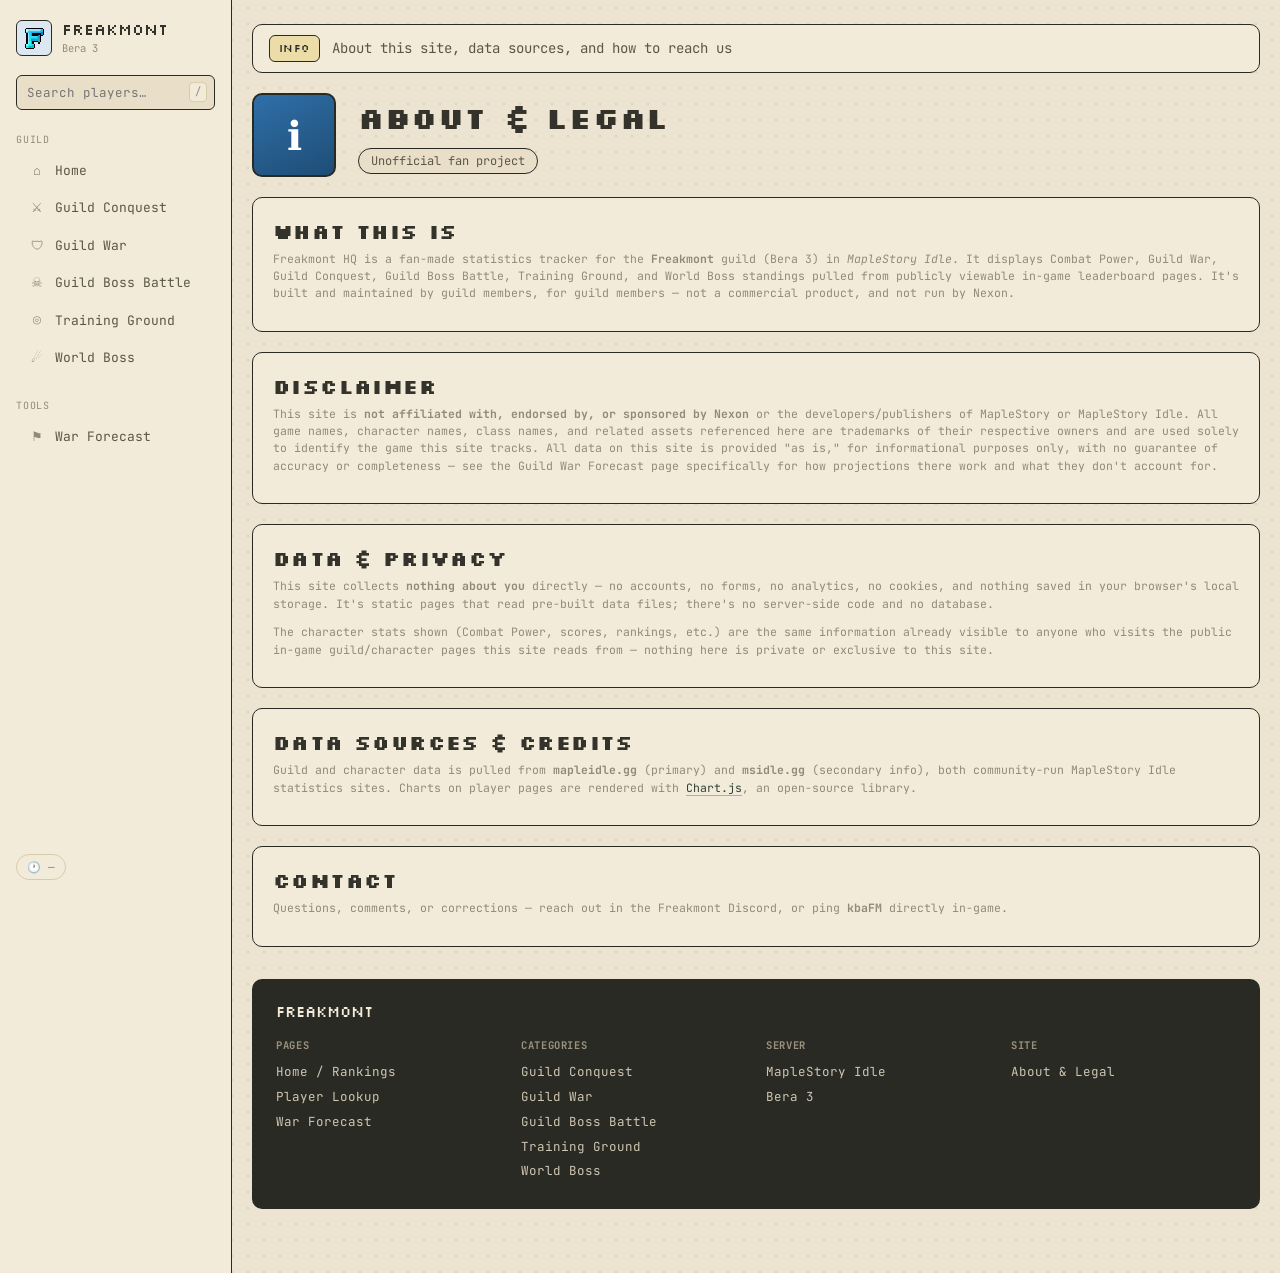
<file: legal.html>
<!doctype html>
<html lang="en">
<head>
<meta charset="utf-8" />
<meta name="viewport" content="width=device-width, initial-scale=1" />
<title>About & Legal — Freakmont</title>
<link rel="icon" type="image/png" href="assets/favicon-32.png" sizes="32x32" />
<link rel="apple-touch-icon" href="assets/favicon-180.png" />
<meta name="description" content="Fan-made, unofficial Guild War/CP tracker for the Freakmont guild (Bera 3) in MapleStory Idle. Not affiliated with Nexon." />
<meta property="og:title" content="Freakmont HQ — About & Legal" />
<meta property="og:description" content="Fan-made, unofficial Guild War/CP tracker for Freakmont (Bera 3). Not affiliated with Nexon or MapleStory." />
<meta property="og:type" content="website" />
<meta property="og:image" content="assets/gw-icon.png" />
<meta name="twitter:card" content="summary" />
<meta name="theme-color" content="#b25f4d" />
<link rel="stylesheet" href="styles.css?v=20260827" />
</head>
<body>
<div class="layout">

  <button class="nav-toggle" id="nav-toggle" aria-label="Toggle navigation">
    <span class="bars"><span></span><span></span><span></span></span>
    Menu
  </button>

  <aside class="sidebar" id="sidebar">
   <div class="sidebar-inner">
    <div class="sidebar-brand">
      <div class="crest-mini" id="crest-mini">
        <img src="assets/guild-logo.png" alt="" id="crest-mini-img"
             onload="document.getElementById('crest-mini').classList.add('has-logo')"
             onerror="this.remove()" />
        <span class="crest-fallback">F</span>
      </div>
      <div>
        <div class="name">FREAKMONT</div>
        <div class="tag">Bera 3</div>
      </div>
    </div>

    <div class="sidebar-search">
      <input type="text" id="sidebar-search" placeholder="Search players…" autocomplete="off" />
      <kbd>/</kbd>
      <div class="search-dropdown" id="sidebar-search-dropdown"></div>
    </div>

    <div>
      <div class="nav-label">Guild</div>
      <nav class="nav-list">
        <a class="nav-item" href="index.html" data-tab-link="members"><span class="ico">⌂</span> Home</a>
        <a class="nav-item" href="index.html#conquest" data-jump="conquest" data-tab-link="conquest"><span class="ico">⚔</span> Guild Conquest</a>
        <a class="nav-item" href="index.html#guildwar" data-jump="guildwar" data-tab-link="guildwar"><span class="ico">🛡</span> Guild War</a>
        <a class="nav-item" href="index.html#bossbattle" data-jump="bossbattle" data-tab-link="bossbattle"><span class="ico">☠</span> Guild Boss Battle</a>
        <a class="nav-item" href="index.html#training" data-jump="training" data-tab-link="training"><span class="ico">◎</span> Training Ground</a>
        <a class="nav-item" href="index.html#worldboss" data-jump="worldboss" data-tab-link="worldboss"><span class="ico">☄︎</span> World Boss</a>
      </nav>
    </div>

    <div>
      <div class="nav-label">Tools</div>
      <nav class="nav-list">
        <a class="nav-item" href="gw-forecast.html" data-tab-link="gwforecast"><span class="ico">⚑</span> War Forecast</a>
      </nav>
    </div>

    <div class="sidebar-spacer"></div>

    <div class="sidebar-foot" id="sidebar-updated">🕐 —</div>
   </div>
  </aside>

  <div class="sidebar-overlay" id="sidebar-overlay"></div>

  <div class="main">
  <div class="wrap">

  <div class="card statusbar">
    <span class="badge">INFO</span>
    <span class="label">About this site, data sources, and how to reach us</span>
  </div>

  <div class="guild-header">
    <div class="guild-crest">
      <span class="crest-fallback">ℹ</span>
    </div>
    <div class="guild-title">
      <h1>About &amp; Legal</h1>
      <div class="pills"><span class="pill">Unofficial fan project</span></div>
    </div>
  </div>

  <div class="card">
    <h2 class="section-title">What this is</h2>
    <p class="note">
      Freakmont HQ is a fan-made statistics tracker for the <strong>Freakmont</strong> guild
      (Bera 3) in <em>MapleStory Idle</em>. It displays Combat Power, Guild War, Guild Conquest,
      Guild Boss Battle, Training Ground, and World Boss standings pulled from publicly viewable
      in-game leaderboard pages. It's built and maintained by guild members, for guild members —
      not a commercial product, and not run by Nexon.
    </p>
  </div>

  <div class="card">
    <h2 class="section-title">Disclaimer</h2>
    <p class="note">
      This site is <strong>not affiliated with, endorsed by, or sponsored by Nexon</strong> or the
      developers/publishers of MapleStory or MapleStory Idle. All game names, character names,
      class names, and related assets referenced here are trademarks of their respective owners
      and are used solely to identify the game this site tracks. All data on this site is provided
      "as is," for informational purposes only, with no guarantee of accuracy or completeness —
      see the Guild War Forecast page specifically for how projections there work and what they
      don't account for.
    </p>
  </div>

  <div class="card">
    <h2 class="section-title">Data & Privacy</h2>
    <p class="note">
      This site collects <strong>nothing about you</strong> directly — no accounts, no forms, no
      analytics, no cookies, and nothing saved in your browser's local storage. It's static pages
      that read pre-built data files; there's no server-side code and no database.
    </p>
    <p class="note">
      The character stats shown (Combat Power, scores, rankings, etc.) are the same information
      already visible to anyone who visits the public in-game guild/character pages this site
      reads from — nothing here is private or exclusive to this site.
    </p>
  </div>

  <div class="card">
    <h2 class="section-title">Data sources & credits</h2>
    <p class="note">
      Guild and character data is pulled from <strong>mapleidle.gg</strong> (primary) and
      <strong>msidle.gg</strong> (secondary info), both community-run MapleStory Idle statistics sites.
      Charts on player pages are rendered with
      <a href="https://www.chartjs.org/" target="_blank" rel="noopener">Chart.js</a>, an open-source
      library.
    </p>
  </div>

  <div class="card">
    <h2 class="section-title">Contact</h2>
    <p class="note">
      Questions, comments, or corrections — reach
      out in the Freakmont Discord, or ping <strong>kbaFM</strong> directly in-game.
    </p>
  </div>

  <div class="site-footer">
    <div class="foot-title">FREAKMONT</div>
    <div class="foot-cols">
      <div>
        <h4>Pages</h4>
        <a href="index.html">Home / Rankings</a>
        <a href="player.html">Player Lookup</a>
        <a href="gw-forecast.html">War Forecast</a>
      </div>
      <div>
        <h4>Categories</h4>
        <a href="index.html#conquest">Guild Conquest</a>
        <a href="index.html#guildwar">Guild War</a>
        <a href="index.html#bossbattle">Guild Boss Battle</a>
        <a href="index.html#training">Training Ground</a>
        <a href="index.html#worldboss">World Boss</a>
      </div>
      <div>
        <h4>Server</h4>
        <span style="display:block; margin-bottom:6px;">MapleStory Idle</span>
        <span style="display:block;">Bera 3</span>
      </div>
      <div>
        <h4>Site</h4>
        <a href="legal.html">About &amp; Legal</a>
      </div>
    </div>
  </div>

  </div>
  </div>

</div>

<script src="app.js?v=20260827"></script>
<script>initSidebar();</script>
</body>
</html>
</file>
<file: styles.css>
/* ============================================================
   Freakmont — shared visual foundation
   Matches gocelest.com's parchment/terminal system:
   cream card-grid layout, monospace body, pixel display face.
   Freakmont's own accent is blue (from the guild's in-game
   crest) rather than Celest's terracotta — same method,
   different guild's colors.
   ============================================================ */

@import url('https://fonts.googleapis.com/css2?family=Silkscreen:wght@400;700&family=JetBrains+Mono:ital,wght@0,400;0,500;0,600;0,700;1,400&display=swap');

:root {
  /* -- palette -- */
  --bg: #ece3d0;
  --card: #f3ebda;
  --card-alt: #e9dfc9;
  --ink: #33322b;
  --ink-dim: #5b5648;
  --muted: #93897a;
  --border: #2a2a24;
  --border-soft: #d8cbaa;
  --link: #2e4034;

  --blue: #2f6fa8;
  --blue-soft: #dbe8f1;
  --gold: #c99a3f;
  --gold-soft: #ecdca7;
  --green: #5f7d4f;
  --green-soft: #dbe3cc;
  --rose: #b25f4d;
  --rose-soft: #edd8cf;

  --radius: 10px;
  --radius-sm: 6px;
  --gap: 20px;

  --font-display: 'Silkscreen', monospace;
  --font-body: 'JetBrains Mono', ui-monospace, SFMono-Regular, Menlo, monospace;
}

* { box-sizing: border-box; }

html { scroll-behavior: smooth; }

body {
  margin: 0;
  background-color: var(--bg);
  background-image:
    radial-gradient(circle, rgba(42,42,36,0.09) 1px, transparent 1px);
  background-size: 16px 16px;
  color: var(--ink);
  font-family: var(--font-body);
  font-size: 14px;
  line-height: 1.5;
  -webkit-font-smoothing: antialiased;
}

a { color: var(--link); text-decoration: underline; text-decoration-color: rgba(46,64,52,0.35); text-underline-offset: 3px; }
a:hover { text-decoration-color: var(--link); }

.wrap {
  max-width: 1180px;
  margin: 0 auto;
  padding: 24px 20px 64px;
}

/* -- top ticker bar -- */
.ticker {
  background: var(--border);
  color: var(--gold-soft);
  font-family: var(--font-display);
  font-size: 13px;
  letter-spacing: 0.08em;
  padding: 12px 0;
  border-radius: var(--radius);
  white-space: nowrap;
  overflow: hidden;
  margin-bottom: var(--gap);
  border: 1.5px solid var(--border);
}
.ticker-track {
  display: inline-flex;
  width: max-content;
  animation: ticker-scroll 22s linear infinite;
}
.ticker-track span { padding: 0 18px; }
.ticker:hover .ticker-track { animation-play-state: paused; }

@keyframes ticker-scroll {
  from { transform: translateX(0); }
  to { transform: translateX(-50%); }
}

@media (prefers-reduced-motion: reduce) {
  .ticker-track { animation: none; }
}

/* -- generic card -- */
.card {
  background: var(--card);
  border: 1.5px solid var(--border);
  border-radius: var(--radius);
  padding: 18px 20px;
}

.card + .card { margin-top: var(--gap); }

/* -- latest-style status strip -- */
.statusbar {
  display: flex;
  align-items: center;
  gap: 12px;
  padding: 10px 16px;
  margin-bottom: var(--gap);
}
.badge {
  display: inline-flex;
  align-items: center;
  font-family: var(--font-display);
  font-size: 11px;
  letter-spacing: 0.04em;
  padding: 4px 9px;
  border-radius: var(--radius-sm);
  border: 1.5px solid var(--border);
  background: var(--gold-soft);
  color: var(--border);
}
.statusbar .label { color: var(--ink-dim); flex: 1; }
.statusbar .date { color: var(--muted); font-size: 12px; }
.label-short { display: none; }

/* -- header block -- */
.guild-header {
  display: flex;
  gap: 22px;
  align-items: center;
  margin-bottom: var(--gap);
}
.guild-crest {
  position: relative;
  width: 84px;
  height: 84px;
  border-radius: var(--radius);
  border: 2px solid var(--border);
  background: linear-gradient(155deg, var(--blue) 0%, #1e4d76 100%);
  display: flex;
  align-items: center;
  justify-content: center;
  color: #fff;
  font-family: var(--font-display);
  font-size: 40px;
  flex-shrink: 0;
  overflow: hidden;
}
.guild-crest.has-logo {
  background: var(--blue-soft);
}
.guild-crest img {
  position: relative;
  width: 68%;
  height: 68%;
  object-fit: contain;
  image-rendering: pixelated;
}
.guild-crest .crest-fallback {
  position: relative;
  z-index: 0;
}
.guild-crest.has-logo .crest-fallback {
  display: none;
}
.guild-title {
  flex: 1;
  min-width: 0;
}
.guild-title h1 {
  font-family: var(--font-display);
  font-size: 30px;
  margin: 0 0 8px;
  letter-spacing: 0.02em;
}
.guild-title .pills { display: flex; align-items: center; gap: 8px; flex-wrap: wrap; }
.pill {
  border: 1.5px solid var(--border);
  border-radius: 999px;
  padding: 3px 12px;
  font-size: 12px;
  color: var(--ink-dim);
  background: var(--card-alt);
}

/* -- stat card grid -- */
.stat-grid {
  display: grid;
  grid-template-columns: repeat(4, 1fr);
  gap: var(--gap);
  margin-bottom: var(--gap);
}
.stat-card {
  background: var(--card);
  border: 1.5px solid var(--border);
  border-radius: var(--radius);
  padding: 16px 18px;
}
.stat-card .label {
  font-size: 11px;
  letter-spacing: 0.06em;
  text-transform: uppercase;
  color: var(--muted);
  margin-bottom: 8px;
}
.stat-card .value {
  font-size: 26px;
  font-weight: 700;
  color: var(--ink);
}
.stat-card .sub {
  margin-top: 6px;
  font-size: 12px;
  color: var(--muted);
}
.stat-card.accent-blue { background: var(--blue-soft); }
.stat-card.accent-green { background: var(--green-soft); }

/* -- section title -- */
.section-title {
  font-family: var(--font-display);
  font-size: 20px;
  margin: 0 0 4px;
  letter-spacing: 0.02em;
}
.section-sub {
  color: var(--muted);
  font-size: 12px;
  margin: 0 0 14px;
}

/* -- histogram / power road -- */
.hist {
  margin: 10px 0 4px;
}
.hist-summary {
  display: grid;
  grid-template-columns: repeat(4, 1fr);
  gap: 12px;
  margin-bottom: 22px;
}
.hist-summary div { text-align: center; }
.hist-summary .num { font-size: 19px; font-weight: 700; }
.hist-summary .lbl { font-size: 10.5px; color: var(--muted); text-transform: uppercase; letter-spacing: 0.05em; margin-top: 3px; }
.hist-summary .sub2 { font-size: 10.5px; color: var(--muted); }

/* -- CP distribution: log-spaced block-column histogram. Floor/median/
 * ceiling labels are absolutely positioned by log-scale percentage
 * (independent of bucket count) so they stay put and never overlap. -- */
.hist-plot {
  display: flex;
  align-items: flex-end;
  justify-content: space-between;
  height: 150px;
  border-bottom: 1.5px solid var(--border);
  padding: 0 10px;
  margin-bottom: 6px;
}
.hist-col { display: flex; flex-direction: column-reverse; gap: 3px; align-items: center; width: 26px; }
.hist-px { width: 12px; height: 12px; background: var(--blue); border-radius: 2px; }
.hist-labels { position: relative; height: 16px; padding: 0 10px; font-size: 11px; color: var(--muted); }
.hist-labels span { position: absolute; transform: translateX(-50%); white-space: nowrap; }
.hist-labels span:first-child { transform: translateX(0); }
.hist-labels span:last-child { transform: translateX(-100%); }
.hist-labels .med { color: var(--rose); font-weight: 700; }

/* -- tabs -- */
.tabs {
  display: flex;
  gap: 8px;
  flex-wrap: wrap;
  margin: 18px 0 14px;
}
.tab-btn {
  font-family: var(--font-body);
  font-size: 12.5px;
  border: 1.5px solid var(--border);
  background: var(--card-alt);
  color: var(--ink-dim);
  padding: 7px 14px;
  border-radius: 999px;
  cursor: pointer;
}
.tab-btn:hover { background: var(--border-soft); }
.tab-btn.active { background: var(--blue); color: #fff; border-color: var(--blue); }

.tab-panel { display: none; }
.tab-panel.active { display: block; }

/* -- table -- */
.table-scroll {
  overflow-x: auto;
  -webkit-overflow-scrolling: touch;
}

table.roster {
  width: 100%;
  min-width: 560px;
  border-collapse: collapse;
  font-size: 13px;
}
table.roster th {
  text-align: left;
  font-size: 11px;
  letter-spacing: 0.05em;
  text-transform: uppercase;
  color: var(--muted);
  font-weight: 500;
  padding: 8px 10px;
  border-bottom: 1.5px solid var(--border);
}
table.roster th.num, table.roster td.num { text-align: right; }
table.roster td {
  padding: 10px;
  border-bottom: 1px solid var(--border-soft);
  vertical-align: middle;
}
table.roster tr:hover td { background: var(--card-alt); }
table.roster td.rank { color: var(--muted); width: 34px; }
table.roster td.name a { font-weight: 600; }
table.roster td.class { color: var(--muted); }
table.roster td.cp { font-weight: 700; color: var(--blue); }

.medal-1 { color: var(--gold); font-weight: 700; }
.medal-2 { color: #8a8a86; font-weight: 700; }
.medal-3 { color: var(--rose); font-weight: 700; }

/* -- back link -- */
.back-link {
  display: inline-flex;
  align-items: center;
  gap: 6px;
  font-size: 12.5px;
  margin-bottom: var(--gap);
  color: var(--ink-dim);
  text-decoration: none;
}
.back-link:hover { color: var(--link); }

/* -- player header -- */
.player-header {
  display: flex;
  align-items: center;
  justify-content: space-between;
  gap: 16px;
  flex-wrap: wrap;
  margin-bottom: var(--gap);
}
.player-title h1 {
  font-family: var(--font-display);
  font-size: 30px;
  margin: 0 0 8px;
  letter-spacing: 0.02em;
}
.player-title .pills { display: flex; align-items: center; gap: 8px; flex-wrap: wrap; }
/* match the guild-rank badge to the size of the other pills on the player page
 * (the shared .rank-badge is intentionally smaller elsewhere, e.g. roster tables) */
.player-title .rank-badge { font-size: 12px; padding: 3px 12px; }
.player-cp {
  text-align: right;
}
.player-cp .cp-label {
  font-size: 11px;
  letter-spacing: 0.06em;
  text-transform: uppercase;
  color: var(--muted);
  margin-bottom: 4px;
}
.player-cp .cp-value {
  font-family: var(--font-display);
  font-size: 32px;
  color: var(--blue);
}

/* -- rank card row -- */
.rank-grid {
  display: grid;
  grid-template-columns: repeat(auto-fit, minmax(150px, 1fr));
  gap: 14px;
}
.rank-card {
  background: var(--card-alt);
  border: 1.5px solid var(--border);
  border-radius: var(--radius-sm);
  padding: 12px 14px;
  text-align: center;
}
.rank-card .label {
  font-size: 10.5px;
  letter-spacing: 0.05em;
  text-transform: uppercase;
  color: var(--muted);
  margin-bottom: 6px;
}
.rank-card .rank {
  font-size: 22px;
  font-weight: 700;
  color: var(--ink);
}
.rank-card .of {
  font-size: 11px;
  color: var(--muted);
  margin-top: 2px;
}

/* -- chart card -- */
.chart-wrap {
  position: relative;
  height: 220px;
  margin-top: 10px;
}
.level-log {
  margin-top: 12px;
  font-size: 11.5px;
  color: var(--muted);
}
.level-log span { color: var(--ink-dim); font-weight: 600; }

/* -- history section: 2-up grid of small chart cards, mirroring the
 * CP/Global Rank/Level/Fame layout on mapleidle.gg's character page -- */
.history-grid {
  display: grid;
  grid-template-columns: repeat(auto-fit, minmax(300px, 1fr));
  gap: 16px;
  margin-top: 10px;
}
.history-chart-card {
  background: var(--card-alt);
  border: 1.5px solid var(--border);
  border-radius: var(--radius-sm);
  padding: 14px 16px;
}
.history-chart-card .head {
  display: flex;
  align-items: baseline;
  justify-content: space-between;
}
.history-chart-card .title {
  font-size: 11px;
  letter-spacing: 0.05em;
  text-transform: uppercase;
  color: var(--muted);
  font-weight: 700;
}
.history-chart-card .delta { font-size: 11.5px; font-weight: 700; }
.history-chart-card .delta.pos { color: var(--green); }
.history-chart-card .delta.neg { color: var(--rose); }
.history-chart-card .chart-wrap { height: 170px; margin-top: 6px; }
.pill-fame { color: var(--rose); border-color: var(--rose); }

/* -- category panel -- */
.category-summary {
  display: flex;
  align-items: baseline;
  gap: 22px;
  flex-wrap: wrap;
  margin-bottom: 6px;
}
.category-summary .score {
  font-family: var(--font-display);
  font-size: 26px;
  color: var(--blue);
}
.category-summary .updated {
  font-size: 11.5px;
  color: var(--muted);
}
.comparison-row {
  display: flex;
  gap: 10px;
  flex-wrap: wrap;
  margin: 10px 0 4px;
}
.comparison-chip {
  border: 1.5px solid var(--border);
  border-radius: 999px;
  padding: 4px 12px;
  font-size: 12px;
  background: var(--card-alt);
}
.comparison-chip.pos { color: var(--green); border-color: var(--green); background: var(--green-soft); }
.comparison-chip.neg { color: var(--rose); border-color: var(--rose); background: var(--rose-soft); }

/* -- CP bar list ("all members by CP") -- */
.cp-bar-list { display: flex; flex-direction: column; gap: 4px; margin-top: 6px; }
.cp-bar-row {
  display: grid;
  grid-template-columns: 130px 1fr 100px;
  align-items: center;
  gap: 12px;
  padding: 3px 0;
}
.cp-bar-row .who a { font-size: 12.5px; font-weight: 600; }
.cp-bar-track { background: var(--card-alt); border-radius: 3px; height: 16px; overflow: hidden; }
.cp-bar-fill { background: var(--blue); height: 100%; border-radius: 3px; min-width: 3px; }
.cp-bar-row .amt { text-align: right; font-size: 12.5px; font-weight: 600; color: var(--blue); }

/* -- punch score card -- */
.punch-row {
  display: flex;
  align-items: center;
  gap: 14px;
  padding: 10px 4px;
  border-bottom: 1px solid var(--border-soft);
}
.punch-row .idx { width: 20px; color: var(--muted); font-size: 12.5px; }
.punch-row .who { flex: 1; min-width: 0; }
.punch-row .who a { font-weight: 600; }
.punch-row .who .cls { display: block; font-size: 11px; color: var(--muted); }
.punch-row .val { font-weight: 700; font-size: 14px; }
.punch-row .val.pos { color: var(--green); }
.punch-row .val.neg { color: var(--rose); }
.punch-note {
  font-size: 11.5px;
  color: var(--muted);
  margin-top: 12px;
  padding-top: 10px;
  border-top: 1px solid var(--border-soft);
  line-height: 1.5;
}
.chart-source-note {
  font-size: 11px;
  color: var(--muted);
  margin-top: 8px;
  line-height: 1.4;
}
.show-more-btn {
  display: block;
  width: 100%;
  margin-top: 10px;
  padding: 8px;
  font-family: var(--font-body);
  font-size: 12px;
  background: var(--border);
  color: var(--gold-soft);
  border: none;
  border-radius: var(--radius-sm);
  cursor: pointer;
}
.show-more-btn:hover { opacity: 0.9; }
.punch-row.hidden-row { display: none; }

/* -- guild rank badges -- */
.rank-badge {
  display: inline-flex;
  align-items: center;
  justify-content: center;
  line-height: 1;
  font-size: 10.5px;
  font-weight: 700;
  letter-spacing: 0.02em;
  padding: 2px 8px;
  border-radius: 999px;
  border: 1.5px solid;
  white-space: nowrap;
}
.rank-master { background: var(--rose-soft); border-color: var(--rose); color: #7a3a2c; }
.rank-vice-master { background: var(--gold-soft); border-color: var(--gold); color: #7a5a1a; }
.rank-elite-freak { background: var(--blue-soft); border-color: var(--blue); color: #1e4d76; }
.rank-guild-freak { background: var(--green-soft); border-color: var(--green); color: #3d5233; }
.rank-day1-fweaks { background: var(--card-alt); border-color: var(--border-soft); color: var(--ink-dim); }

/* -- rank distribution card -- */
.rank-dist-list { display: flex; flex-direction: column; gap: 8px; margin-top: 6px; }
.rank-dist-row {
  display: flex;
  align-items: center;
  gap: 12px;
}
.rank-dist-row .rank-badge { width: 130px; text-align: center; flex-shrink: 0; }
.rank-dist-track { flex: 1; background: var(--card-alt); border-radius: 3px; height: 14px; overflow: hidden; }
.rank-dist-fill { height: 100%; border-radius: 3px; min-width: 3px; }
.rank-dist-row .count { width: 28px; text-align: right; font-size: 12.5px; font-weight: 600; }

/* -- Guild War Forecast page -- */
.gw-crest { background: linear-gradient(155deg, var(--rose) 0%, #7a3a2c 100%); }
.gw-crest img { width: 82%; height: 82%; image-rendering: auto; }
.gw-intro { margin-bottom: var(--gap); line-height: 1.5; }
.pill-us { background: var(--rose-soft); border-color: var(--rose); color: #7a3a2c; font-weight: 700; }

.gw-standings-list { display: flex; flex-direction: column; gap: 10px; margin-top: 6px; }
.gw-standings-row { display: flex; align-items: center; gap: 12px; }
.gw-standings-row .rank {
  width: 26px;
  text-align: center;
  font-family: var(--font-display);
  font-size: 13px;
  color: var(--muted);
  flex-shrink: 0;
}
.gw-standings-row.is-us .rank { color: var(--rose); }
.gw-standings-row .who { width: 160px; flex-shrink: 0; min-width: 0; }
.gw-standings-row .who .name { font-size: 13.5px; font-weight: 700; }
.gw-standings-row.is-us .who .name { color: var(--rose); }
.gw-standings-row .who .sub { display: block; font-size: 11px; color: var(--muted); }
.gw-standings-track { flex: 1; background: var(--card-alt); border-radius: 3px; height: 18px; overflow: hidden; }
.gw-standings-fill { background: var(--blue); height: 100%; border-radius: 3px; min-width: 3px; }
.gw-standings-row.is-us .gw-standings-fill { background: var(--rose); }
.gw-standings-row .pts { width: 96px; text-align: right; font-size: 12.5px; font-weight: 700; flex-shrink: 0; }

table.roster tr.is-us td { background: var(--gold-soft); }
table.roster td.class.is-us-guild { color: var(--rose); font-weight: 700; }

/* -- footer -- */
.site-footer {
  background: var(--border);
  color: #cfc6b2;
  border-radius: var(--radius);
  padding: 22px 24px;
  margin-top: 32px;
  font-size: 12.5px;
}
.site-footer .foot-title {
  font-family: var(--font-display);
  font-size: 15px;
  color: #f3ebda;
  margin-bottom: 14px;
}
.foot-cols {
  display: grid;
  grid-template-columns: repeat(auto-fit, minmax(120px, 1fr));
  gap: 20px;
}
.foot-cols h4 { font-size: 10.5px; text-transform: uppercase; letter-spacing: 0.06em; color: #9a927f; margin: 0 0 10px; }
.foot-cols a { color: #cfc6b2; text-decoration: none; display: block; margin-bottom: 6px; }
.foot-cols a:hover { color: #fff; }

.note {
  font-size: 11.5px;
  color: var(--muted);
  margin-top: 4px;
}

.empty-state {
  padding: 30px 10px;
  text-align: center;
  color: var(--muted);
  font-size: 13px;
}

/* -- layout: sidebar + main -- */
.layout {
  display: flex;
  min-height: 100vh;
}

.sidebar {
  width: 232px;
  flex-shrink: 0;
  align-self: stretch;
  background: var(--card);
  border-right: 1.5px solid var(--border);
}

.sidebar-inner {
  position: sticky;
  top: 0;
  min-height: 100vh;
  padding: 20px 16px;
  display: flex;
  flex-direction: column;
  gap: 18px;
}

.sidebar-brand {
  display: flex;
  align-items: center;
  gap: 10px;
}
.sidebar-brand .crest-mini {
  width: 36px;
  height: 36px;
  border-radius: var(--radius-sm);
  border: 1.5px solid var(--border);
  background: linear-gradient(155deg, var(--blue) 0%, #1e4d76 100%);
  display: flex;
  align-items: center;
  justify-content: center;
  color: #fff;
  font-family: var(--font-display);
  font-size: 16px;
  flex-shrink: 0;
  overflow: hidden;
  position: relative;
}
.sidebar-brand .crest-mini.has-logo { background: var(--blue-soft); }
.sidebar-brand .crest-mini img { width: 70%; height: 70%; object-fit: contain; image-rendering: pixelated; }
.sidebar-brand .crest-mini.has-logo .crest-fallback { display: none; }
.sidebar-brand .name {
  font-family: var(--font-display);
  font-size: 16px;
  line-height: 1.2;
}
.sidebar-brand .tag {
  font-size: 10.5px;
  color: var(--muted);
  margin-top: 2px;
}

.sidebar-search {
  position: relative;
}
.sidebar-search input {
  width: 100%;
  font-family: var(--font-body);
  font-size: 12.5px;
  padding: 8px 32px 8px 10px;
  border: 1.5px solid var(--border);
  border-radius: var(--radius-sm);
  background: var(--card-alt);
  color: var(--ink);
}
.sidebar-search input:focus {
  outline: none;
  border-color: var(--blue);
  background: var(--bg);
}
.sidebar-search kbd {
  position: absolute;
  right: 8px;
  top: 50%;
  transform: translateY(-50%);
  font-family: var(--font-body);
  font-size: 10.5px;
  color: var(--muted);
  border: 1px solid var(--border-soft);
  border-radius: 4px;
  padding: 1px 5px;
  background: var(--card);
  pointer-events: none;
}

/* -- custom player-search dropdown, shared by the sidebar search and the
      player-page switcher. A real <datalist> would be simpler, but iOS
      Safari doesn't render datalist suggestions at all, so results would
      silently never show up there -- this renders its own list instead,
      which works identically everywhere. -- */
.search-dropdown {
  display: none;
  position: absolute;
  top: calc(100% + 4px);
  left: 0;
  right: 0;
  max-height: 260px;
  overflow-y: auto;
  background: var(--card);
  border: 1.5px solid var(--border);
  border-radius: var(--radius-sm);
  box-shadow: 0 6px 16px rgba(0,0,0,0.18);
  z-index: 100;
}
.search-dropdown.open { display: block; }
.search-option {
  padding: 8px 10px;
  font-size: 12.5px;
  font-family: var(--font-body);
  color: var(--ink);
  cursor: pointer;
  border-bottom: 1px solid var(--border-soft);
}
.search-option:last-child { border-bottom: none; }
.search-option:hover, .search-option.active { background: var(--gold-soft); }

/* -- player page: switch-player search box, always visible so you're
      never stuck needing to go back to the home page to look someone
      else up -- */
.player-switch { position: relative; margin-bottom: var(--gap); }
.player-switch-label {
  display: block;
  font-size: 10.5px;
  text-transform: uppercase;
  letter-spacing: 0.06em;
  color: var(--muted);
  margin-bottom: 8px;
}
.player-switch-row { position: relative; }
.player-switch-row input {
  width: 100%;
  font-family: var(--font-body);
  font-size: 13px;
  padding: 10px 12px;
  border: 1.5px solid var(--border);
  border-radius: var(--radius-sm);
  background: var(--card-alt);
  color: var(--ink);
}
.player-switch-row input:focus {
  outline: none;
  border-color: var(--blue);
  background: var(--bg);
}

.nav-label {
  font-size: 10px;
  letter-spacing: 0.08em;
  text-transform: uppercase;
  color: var(--muted);
  margin: 4px 0 6px;
}
.nav-list { display: flex; flex-direction: column; gap: 2px; }
.nav-item {
  display: flex;
  align-items: center;
  gap: 10px;
  padding: 8px 10px;
  border-radius: var(--radius-sm);
  border-left: 3px solid transparent;
  color: var(--ink-dim);
  text-decoration: none;
  font-size: 13px;
}
.nav-item .ico { width: 16px; text-align: center; flex-shrink: 0; color: var(--muted); }
.nav-item:hover { background: var(--card-alt); }
.nav-item.active {
  background: var(--blue-soft);
  border-left-color: var(--blue);
  color: var(--ink);
  font-weight: 600;
}
.nav-item.active .ico { color: var(--blue); }

.sidebar-spacer { flex: 1; }

.sidebar-foot {
  display: inline-flex;
  align-items: center;
  gap: 6px;
  font-size: 11px;
  color: var(--muted);
  border: 1.5px solid var(--border-soft);
  border-radius: 999px;
  padding: 4px 10px;
  width: fit-content;
}

.main { flex: 1; min-width: 0; }
.main .wrap { padding-top: 24px; }

/* -- mobile nav toggle button (hidden on desktop) -- */
.nav-toggle {
  display: none;
  align-items: center;
  gap: 8px;
  position: fixed;
  top: 14px;
  left: 14px;
  z-index: 40;
  background: var(--border);
  color: var(--gold-soft);
  border: 1.5px solid var(--border);
  border-radius: var(--radius-sm);
  padding: 8px 12px;
  font-family: var(--font-body);
  font-size: 12.5px;
  cursor: pointer;
}
.nav-toggle .bars { display: flex; flex-direction: column; gap: 3px; }
.nav-toggle .bars span { width: 16px; height: 2px; background: var(--gold-soft); border-radius: 1px; }

.sidebar-overlay {
  display: none;
  position: fixed;
  inset: 0;
  background: rgba(20, 18, 14, 0.45);
  z-index: 45;
}

@media (max-width: 900px) {
  .nav-toggle { display: inline-flex; }

  .layout { display: block; }

  .sidebar {
    position: fixed;
    top: 0;
    left: 0;
    height: 100vh;
    width: 260px;
    max-width: 82vw;
    transform: translateX(-100%);
    transition: transform 0.25s ease;
    z-index: 50;
    box-shadow: 2px 0 18px rgba(0,0,0,0.25);
  }
  .sidebar.open { transform: translateX(0); }
  .sidebar.open ~ .sidebar-overlay { display: block; }
  .sidebar-inner { overflow-y: auto; max-height: 100vh; }

  .main { width: 100%; }
  .main .wrap { padding-top: 64px; }
}

@media (max-width: 860px) {
  .stat-grid { grid-template-columns: repeat(2, 1fr); }
  .foot-cols { grid-template-columns: repeat(2, 1fr); }
  .guild-header { flex-wrap: wrap; }
}
@media (max-width: 520px) {
  .stat-grid { grid-template-columns: 1fr; }
  .hist-summary { grid-template-columns: repeat(2, 1fr); }
  .foot-cols { grid-template-columns: 1fr; }
}

@media (max-width: 640px) {
  /* -- statusbar: swap in the shorter label variant where a page provides one -- */
  .statusbar { flex-wrap: wrap; padding: 10px 14px; }
  .label-full { display: none; }
  .label-short { display: inline; }

  /* -- player header: center the name + CP on mobile, matching the tighter card -- */
  .player-header { flex-direction: column; align-items: center; text-align: center; }
  .player-title { text-align: center; width: 100%; }
  .player-title .pills { justify-content: center; }
  .player-cp { text-align: center; }

  /* -- guild header: keep the title on one line beside the crest on narrow screens -- */
  .gw-title.gw-title { font-size: 19px; }
}
</file>
